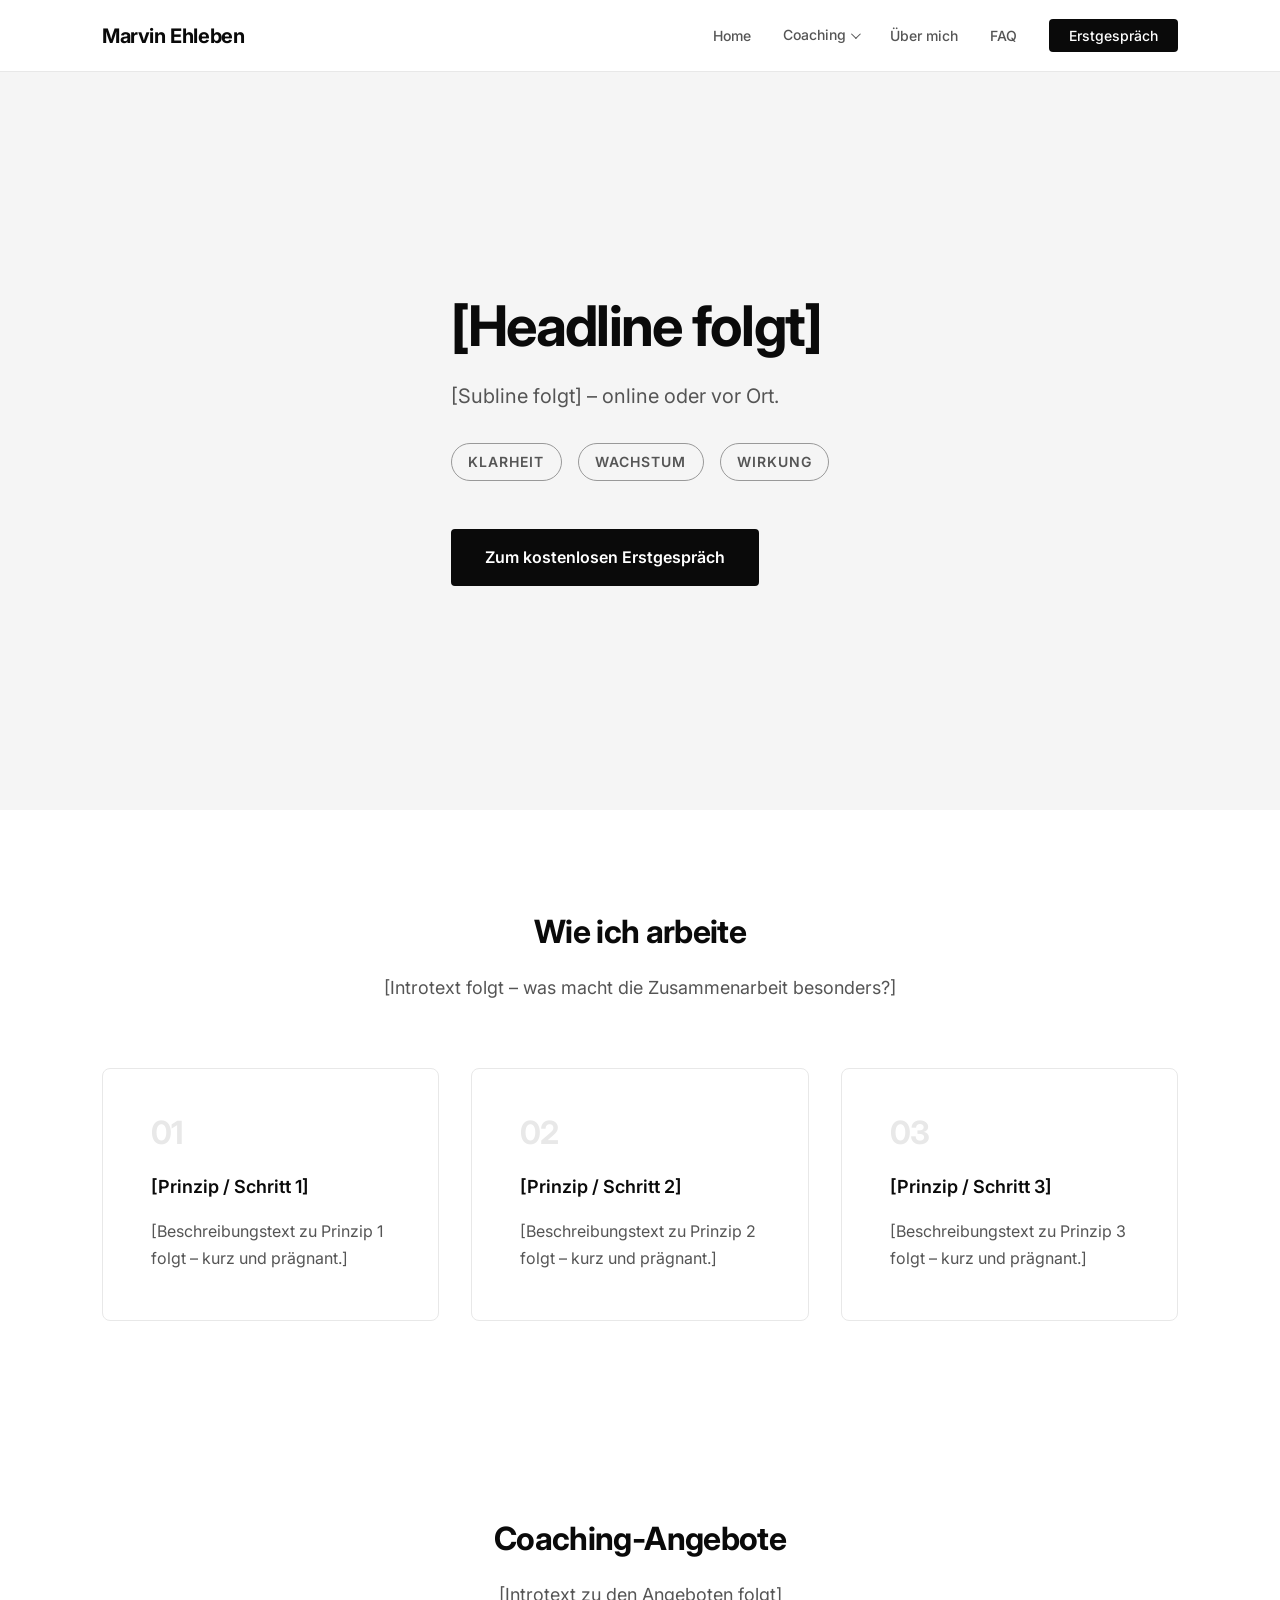
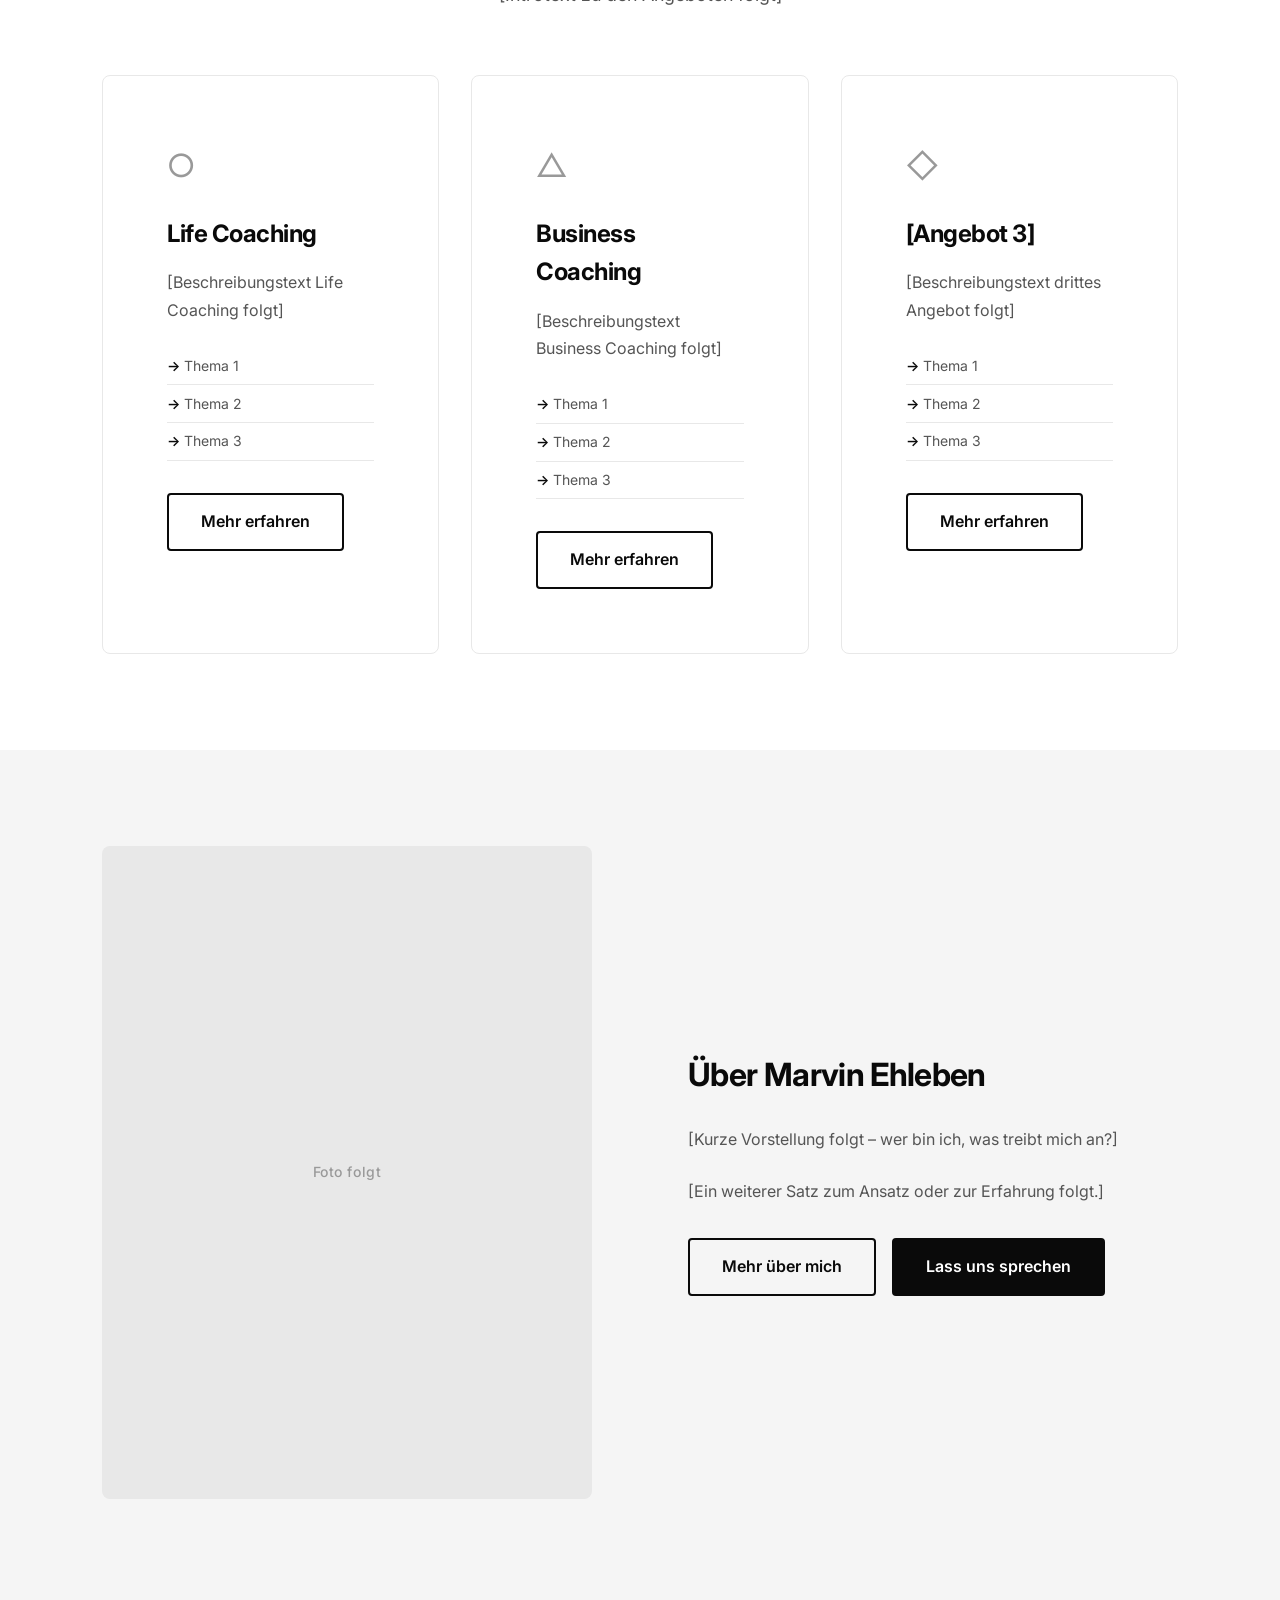
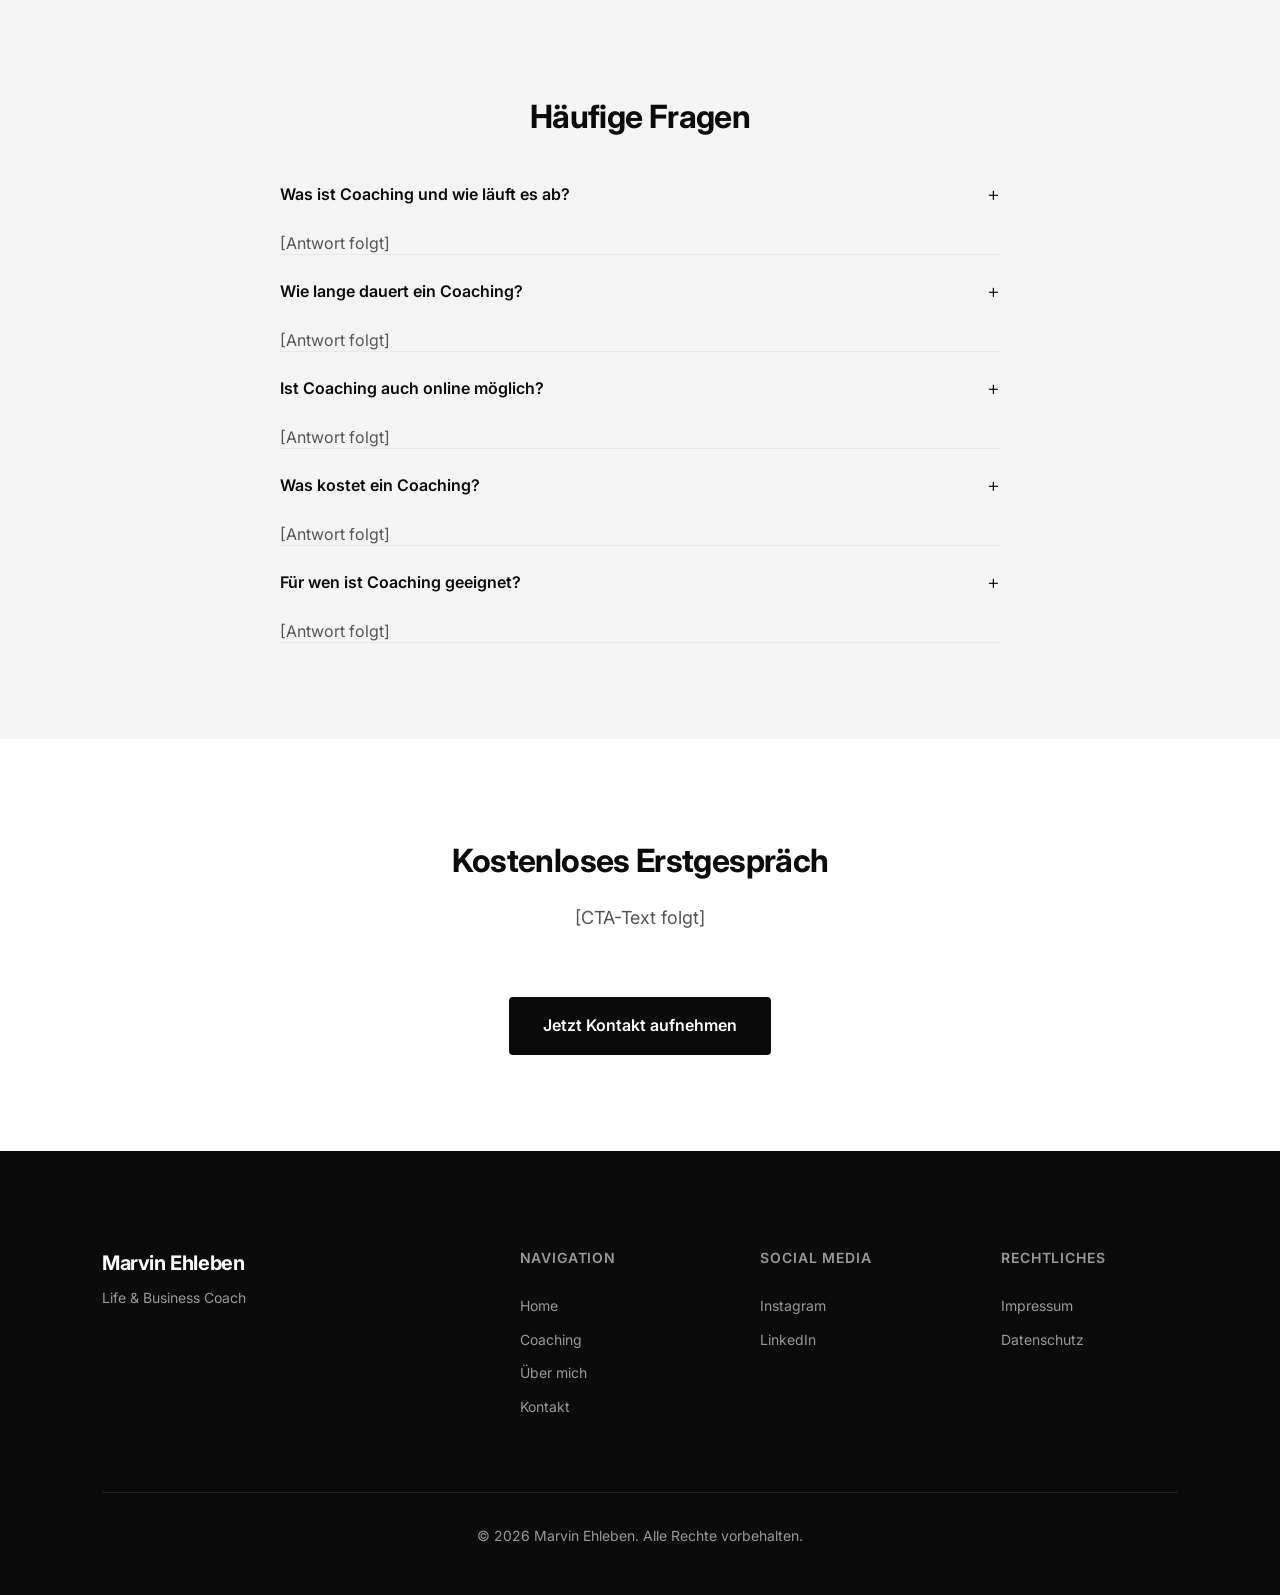
<file: index.html>
<!DOCTYPE html>
<html lang="de">
<head>
    <meta charset="UTF-8">
    <meta name="viewport" content="width=device-width, initial-scale=1.0">
    <meta name="description" content="Marvin Ehleben – Life & Business Coach. [Beschreibung folgt]">
    <meta name="theme-color" content="#ffffff">
    <title>Marvin Ehleben – Life & Business Coach</title>
    <link rel="preconnect" href="https://fonts.googleapis.com">
    <link rel="preconnect" href="https://fonts.gstatic.com" crossorigin>
    <link href="https://fonts.googleapis.com/css2?family=Inter:wght@300;400;500;600;700&display=swap" rel="stylesheet">
    <link rel="stylesheet" href="css/style.css">
</head>
<body>
    <a href="#main-content" class="skip-link">Zum Hauptinhalt springen</a>

    <!-- ===== NAVIGATION ===== -->
    <nav class="nav" id="nav" aria-label="Hauptnavigation">
        <div class="container">
            <a href="#home" class="nav__logo">Marvin Ehleben</a>
            <button class="nav__toggle" id="navToggle" aria-label="Menü öffnen" aria-expanded="false">
                <span></span>
                <span></span>
                <span></span>
            </button>
            <ul class="nav__menu" id="navMenu">
                <li><a href="#home">Home</a></li>
                <li class="nav__item--dropdown">
                    <a href="#coaching" class="nav__dropdown-trigger">Coaching <span class="nav__caret" aria-hidden="true"></span></a>
                    <ul class="nav__dropdown">
                        <li><a href="coaching-life.html">Life Coaching</a></li>
                        <li><a href="coaching-business.html">Business Coaching</a></li>
                        <li><a href="coaching-angebot3.html">[Angebot 3]</a></li>
                    </ul>
                </li>
                <li><a href="ueber-mich.html">Über mich</a></li>
                <li><a href="#faq">FAQ</a></li>
                <li><a href="kontakt.html" class="nav__cta">Erstgespräch</a></li>
            </ul>
        </div>
    </nav>

    <main id="main-content">

    <!-- ===== HERO ===== -->
    <section class="hero" id="home">
        <div class="container">
            <div class="hero__content">
                <h1 class="hero__headline">[Headline folgt]</h1>
                <p class="hero__subline">[Subline folgt] – online oder vor Ort.</p>
                <div class="hero__pillars">
                    <span>Klarheit</span>
                    <span>Wachstum</span>
                    <span>Wirkung</span>
                </div>
                <a href="kontakt.html" class="btn btn--primary">Zum kostenlosen Erstgespräch</a>
            </div>
        </div>
    </section>

    <!-- ===== WIE ICH ARBEITE ===== -->
    <section class="how" id="wie-ich-arbeite">
        <div class="container">
            <h2 class="section__title">Wie ich arbeite</h2>
            <p class="section__subtitle">[Introtext folgt – was macht die Zusammenarbeit besonders?]</p>
            <div class="how__grid">

                <div class="how__item">
                    <div class="how__number" aria-hidden="true">01</div>
                    <h3>[Prinzip / Schritt 1]</h3>
                    <p>[Beschreibungstext zu Prinzip 1 folgt – kurz und prägnant.]</p>
                </div>

                <div class="how__item">
                    <div class="how__number" aria-hidden="true">02</div>
                    <h3>[Prinzip / Schritt 2]</h3>
                    <p>[Beschreibungstext zu Prinzip 2 folgt – kurz und prägnant.]</p>
                </div>

                <div class="how__item">
                    <div class="how__number" aria-hidden="true">03</div>
                    <h3>[Prinzip / Schritt 3]</h3>
                    <p>[Beschreibungstext zu Prinzip 3 folgt – kurz und prägnant.]</p>
                </div>

            </div>
        </div>
    </section>

    <!-- ===== COACHING ===== -->
    <section class="coaching" id="coaching">
        <div class="container">
            <h2 class="section__title">Coaching-Angebote</h2>
            <p class="section__subtitle">[Introtext zu den Angeboten folgt]</p>
            <div class="coaching__grid">

                <div class="coaching__card">
                    <div class="coaching__icon" aria-hidden="true">&#9675;</div>
                    <h3>Life Coaching</h3>
                    <p>[Beschreibungstext Life Coaching folgt]</p>
                    <ul class="coaching__list">
                        <li>Thema 1</li>
                        <li>Thema 2</li>
                        <li>Thema 3</li>
                    </ul>
                    <a href="coaching-life.html" class="btn btn--outline">Mehr erfahren</a>
                </div>

                <div class="coaching__card">
                    <div class="coaching__icon" aria-hidden="true">&#9651;</div>
                    <h3>Business Coaching</h3>
                    <p>[Beschreibungstext Business Coaching folgt]</p>
                    <ul class="coaching__list">
                        <li>Thema 1</li>
                        <li>Thema 2</li>
                        <li>Thema 3</li>
                    </ul>
                    <a href="coaching-business.html" class="btn btn--outline">Mehr erfahren</a>
                </div>

                <div class="coaching__card">
                    <div class="coaching__icon" aria-hidden="true">&#9671;</div>
                    <h3>[Angebot 3]</h3>
                    <p>[Beschreibungstext drittes Angebot folgt]</p>
                    <ul class="coaching__list">
                        <li>Thema 1</li>
                        <li>Thema 2</li>
                        <li>Thema 3</li>
                    </ul>
                    <a href="coaching-angebot3.html" class="btn btn--outline">Mehr erfahren</a>
                </div>

            </div>
        </div>
    </section>

    <!-- ===== ÜBER MICH ===== -->
    <section class="about" id="ueber-mich">
        <div class="container">
            <div class="about__grid">
                <div class="about__image">
                    <div class="about__placeholder">Foto folgt</div>
                </div>
                <div class="about__content">
                    <h2>Über Marvin Ehleben</h2>
                    <p>[Kurze Vorstellung folgt – wer bin ich, was treibt mich an?]</p>
                    <p>[Ein weiterer Satz zum Ansatz oder zur Erfahrung folgt.]</p>
                    <div class="about__actions">
                        <a href="ueber-mich.html" class="btn btn--outline">Mehr über mich</a>
                        <a href="kontakt.html" class="btn btn--primary">Lass uns sprechen</a>
                    </div>
                </div>
            </div>
        </div>
    </section>

    <!-- ===== FAQ ===== -->
    <section class="faq" id="faq">
        <div class="container">
            <h2 class="section__title">Häufige Fragen</h2>
            <div class="faq__list">

                <div class="faq__item">
                    <button class="faq__question" aria-expanded="false" aria-controls="faq-1">Was ist Coaching und wie läuft es ab?</button>
                    <div class="faq__answer" id="faq-1"><p>[Antwort folgt]</p></div>
                </div>

                <div class="faq__item">
                    <button class="faq__question" aria-expanded="false" aria-controls="faq-2">Wie lange dauert ein Coaching?</button>
                    <div class="faq__answer" id="faq-2"><p>[Antwort folgt]</p></div>
                </div>

                <div class="faq__item">
                    <button class="faq__question" aria-expanded="false" aria-controls="faq-3">Ist Coaching auch online möglich?</button>
                    <div class="faq__answer" id="faq-3"><p>[Antwort folgt]</p></div>
                </div>

                <div class="faq__item">
                    <button class="faq__question" aria-expanded="false" aria-controls="faq-4">Was kostet ein Coaching?</button>
                    <div class="faq__answer" id="faq-4"><p>[Antwort folgt]</p></div>
                </div>

                <div class="faq__item">
                    <button class="faq__question" aria-expanded="false" aria-controls="faq-5">Für wen ist Coaching geeignet?</button>
                    <div class="faq__answer" id="faq-5"><p>[Antwort folgt]</p></div>
                </div>

            </div>
        </div>
    </section>

    <!-- ===== KONTAKT ===== -->
    <section class="contact" id="kontakt">
        <div class="container">
            <h2 class="section__title">Kostenloses Erstgespräch</h2>
            <p class="section__subtitle">[CTA-Text folgt]</p>
            <div class="contact__options">
                <a href="kontakt.html" class="btn btn--primary">Jetzt Kontakt aufnehmen</a>
            </div>
        </div>
    </section>

    </main>

    <!-- ===== FOOTER ===== -->
    <footer class="footer">
        <div class="container">
            <div class="footer__grid">

                <div class="footer__brand">
                    <p class="footer__logo">Marvin Ehleben</p>
                    <p>Life & Business Coach</p>
                </div>

                <div class="footer__links">
                    <h4>Navigation</h4>
                    <ul>
                        <li><a href="#home">Home</a></li>
                        <li><a href="#coaching">Coaching</a></li>
                        <li><a href="ueber-mich.html">Über mich</a></li>
                        <li><a href="kontakt.html">Kontakt</a></li>
                    </ul>
                </div>

                <div class="footer__social">
                    <h4>Social Media</h4>
                    <ul>
                        <li><a href="#">Instagram</a></li>
                        <li><a href="#">LinkedIn</a></li>
                    </ul>
                </div>

                <div class="footer__legal">
                    <h4>Rechtliches</h4>
                    <ul>
                        <li><a href="impressum.html">Impressum</a></li>
                        <li><a href="datenschutz.html">Datenschutz</a></li>
                    </ul>
                </div>

            </div>
            <div class="footer__bottom">
                <p>&copy; 2026 Marvin Ehleben. Alle Rechte vorbehalten.</p>
            </div>
        </div>
    </footer>

    <script src="js/main.js"></script>
</body>
</html>
</file>
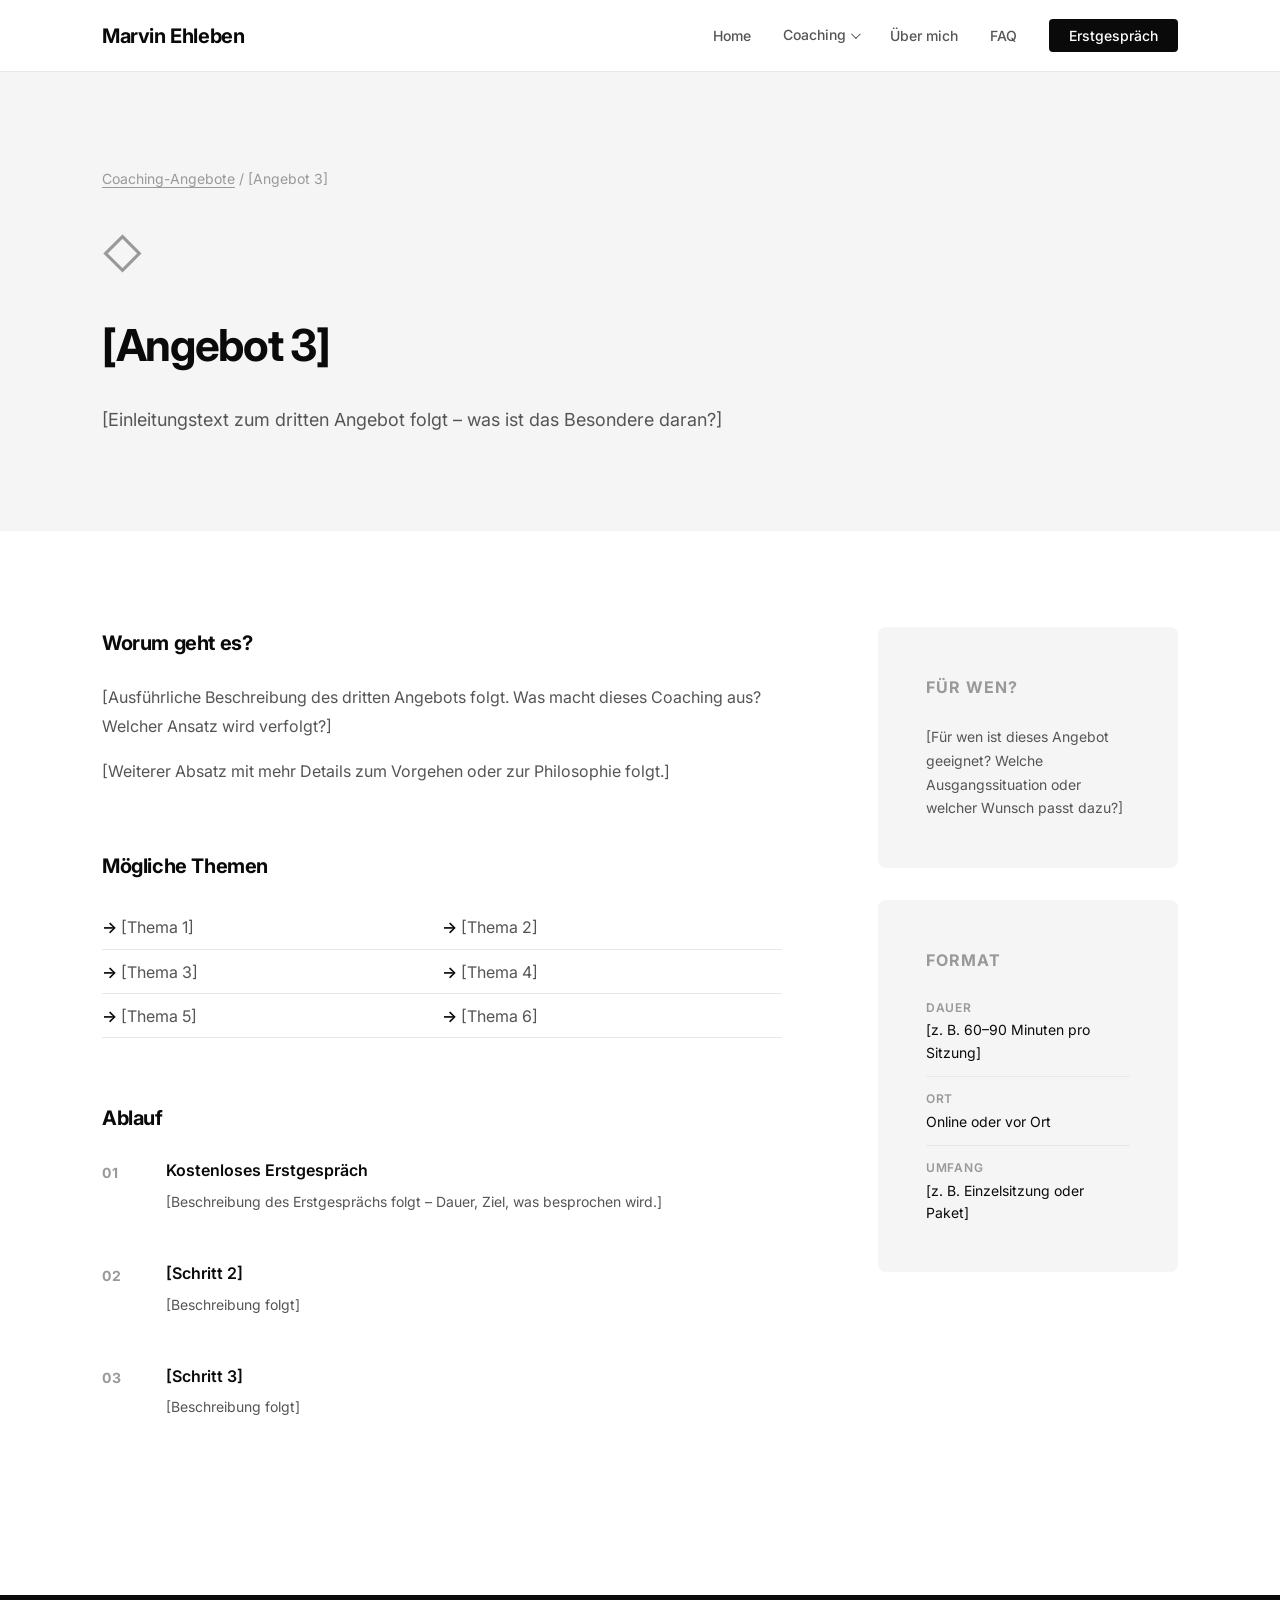
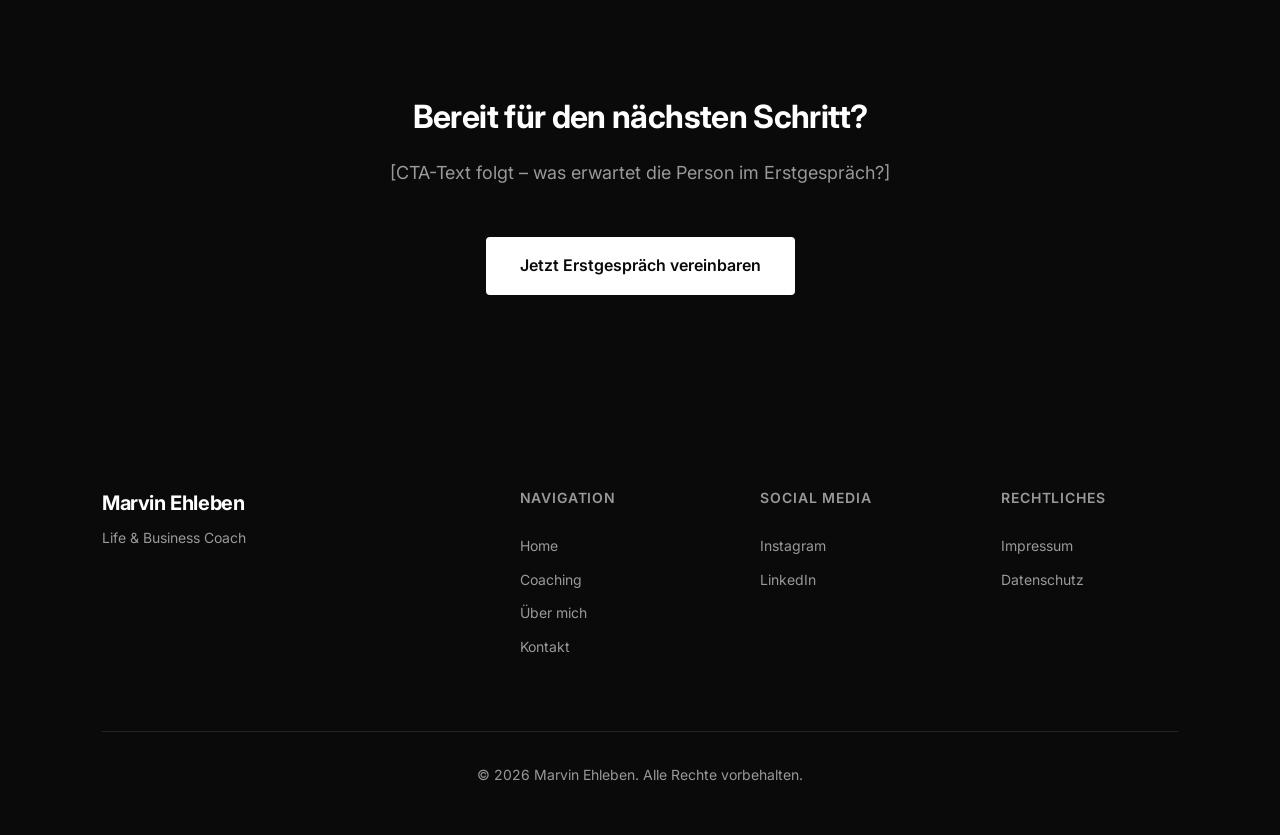
<file: coaching-angebot3.html>
<!DOCTYPE html>
<html lang="de">
<head>
    <meta charset="UTF-8">
    <meta name="viewport" content="width=device-width, initial-scale=1.0">
    <meta name="theme-color" content="#ffffff">
    <meta name="description" content="[Angebot 3] mit Marvin Ehleben – [Beschreibung folgt]">
    <title>[Angebot 3] – Marvin Ehleben</title>
    <link rel="preconnect" href="https://fonts.googleapis.com">
    <link rel="preconnect" href="https://fonts.gstatic.com" crossorigin>
    <link href="https://fonts.googleapis.com/css2?family=Inter:wght@300;400;500;600;700&display=swap" rel="stylesheet">
    <link rel="stylesheet" href="css/style.css">
</head>
<body>
    <a href="#main-content" class="skip-link">Zum Hauptinhalt springen</a>

    <!-- ===== NAVIGATION ===== -->
    <nav class="nav" id="nav" aria-label="Hauptnavigation">
        <div class="container">
            <a href="index.html" class="nav__logo">Marvin Ehleben</a>
            <button class="nav__toggle" id="navToggle" aria-label="Menü öffnen" aria-expanded="false">
                <span></span>
                <span></span>
                <span></span>
            </button>
            <ul class="nav__menu" id="navMenu">
                <li><a href="index.html#home">Home</a></li>
                <li class="nav__item--dropdown">
                    <a href="index.html#coaching" class="nav__dropdown-trigger">Coaching <span class="nav__caret" aria-hidden="true"></span></a>
                    <ul class="nav__dropdown">
                        <li><a href="coaching-life.html">Life Coaching</a></li>
                        <li><a href="coaching-business.html">Business Coaching</a></li>
                        <li><a href="coaching-angebot3.html">[Angebot 3]</a></li>
                    </ul>
                </li>
                <li><a href="ueber-mich.html">Über mich</a></li>
                <li><a href="index.html#faq">FAQ</a></li>
                <li><a href="kontakt.html" class="nav__cta">Erstgespräch</a></li>
            </ul>
        </div>
    </nav>

    <main id="main-content">

        <!-- ===== HEADER ===== -->
        <section class="coaching-detail__hero">
            <div class="container">
                <p class="coaching-detail__breadcrumb"><a href="index.html#coaching">Coaching-Angebote</a> / [Angebot 3]</p>
                <div class="coaching-detail__icon" aria-hidden="true">&#9671;</div>
                <h1>[Angebot 3]</h1>
                <p class="coaching-detail__intro">[Einleitungstext zum dritten Angebot folgt – was ist das Besondere daran?]</p>
            </div>
        </section>

        <!-- ===== CONTENT ===== -->
        <section class="coaching-detail__body">
            <div class="container">
                <div class="coaching-detail__grid">

                    <div class="coaching-detail__main">

                        <div class="coaching-detail__block">
                            <h2>Worum geht es?</h2>
                            <p>[Ausführliche Beschreibung des dritten Angebots folgt. Was macht dieses Coaching aus? Welcher Ansatz wird verfolgt?]</p>
                            <p>[Weiterer Absatz mit mehr Details zum Vorgehen oder zur Philosophie folgt.]</p>
                        </div>

                        <div class="coaching-detail__block">
                            <h2>Mögliche Themen</h2>
                            <ul class="coaching-detail__list">
                                <li>[Thema 1]</li>
                                <li>[Thema 2]</li>
                                <li>[Thema 3]</li>
                                <li>[Thema 4]</li>
                                <li>[Thema 5]</li>
                                <li>[Thema 6]</li>
                            </ul>
                        </div>

                        <div class="coaching-detail__block">
                            <h2>Ablauf</h2>
                            <ol class="coaching-detail__steps">
                                <li>
                                    <span class="coaching-detail__step-num">01</span>
                                    <div>
                                        <h3>Kostenloses Erstgespräch</h3>
                                        <p>[Beschreibung des Erstgesprächs folgt – Dauer, Ziel, was besprochen wird.]</p>
                                    </div>
                                </li>
                                <li>
                                    <span class="coaching-detail__step-num">02</span>
                                    <div>
                                        <h3>[Schritt 2]</h3>
                                        <p>[Beschreibung folgt]</p>
                                    </div>
                                </li>
                                <li>
                                    <span class="coaching-detail__step-num">03</span>
                                    <div>
                                        <h3>[Schritt 3]</h3>
                                        <p>[Beschreibung folgt]</p>
                                    </div>
                                </li>
                            </ol>
                        </div>

                    </div>

                    <aside class="coaching-detail__sidebar">
                        <div class="coaching-detail__sidebar-box">
                            <h2>Für wen?</h2>
                            <p>[Für wen ist dieses Angebot geeignet? Welche Ausgangssituation oder welcher Wunsch passt dazu?]</p>
                        </div>
                        <div class="coaching-detail__sidebar-box">
                            <h2>Format</h2>
                            <ul class="coaching-detail__meta">
                                <li><span>Dauer</span>[z. B. 60–90 Minuten pro Sitzung]</li>
                                <li><span>Ort</span>Online oder vor Ort</li>
                                <li><span>Umfang</span>[z. B. Einzelsitzung oder Paket]</li>
                            </ul>
                        </div>
                    </aside>

                </div>
            </div>
        </section>

        <!-- ===== CTA ===== -->
        <section class="coaching-detail__cta">
            <div class="container">
                <h2>Bereit für den nächsten Schritt?</h2>
                <p>[CTA-Text folgt – was erwartet die Person im Erstgespräch?]</p>
                <a href="kontakt.html" class="btn btn--primary">Jetzt Erstgespräch vereinbaren</a>
            </div>
        </section>

    </main>

    <!-- ===== FOOTER ===== -->
    <footer class="footer">
        <div class="container">
            <div class="footer__grid">
                <div class="footer__brand">
                    <p class="footer__logo">Marvin Ehleben</p>
                    <p>Life &amp; Business Coach</p>
                </div>
                <div class="footer__links">
                    <h4>Navigation</h4>
                    <ul>
                        <li><a href="index.html#home">Home</a></li>
                        <li><a href="index.html#coaching">Coaching</a></li>
                        <li><a href="ueber-mich.html">Über mich</a></li>
                        <li><a href="kontakt.html">Kontakt</a></li>
                    </ul>
                </div>
                <div class="footer__social">
                    <h4>Social Media</h4>
                    <ul>
                        <li><a href="#">Instagram</a></li>
                        <li><a href="#">LinkedIn</a></li>
                    </ul>
                </div>
                <div class="footer__legal">
                    <h4>Rechtliches</h4>
                    <ul>
                        <li><a href="impressum.html">Impressum</a></li>
                        <li><a href="datenschutz.html">Datenschutz</a></li>
                    </ul>
                </div>
            </div>
            <div class="footer__bottom">
                <p>&copy; 2026 Marvin Ehleben. Alle Rechte vorbehalten.</p>
            </div>
        </div>
    </footer>

    <script src="js/main.js"></script>
</body>
</html>
</file>
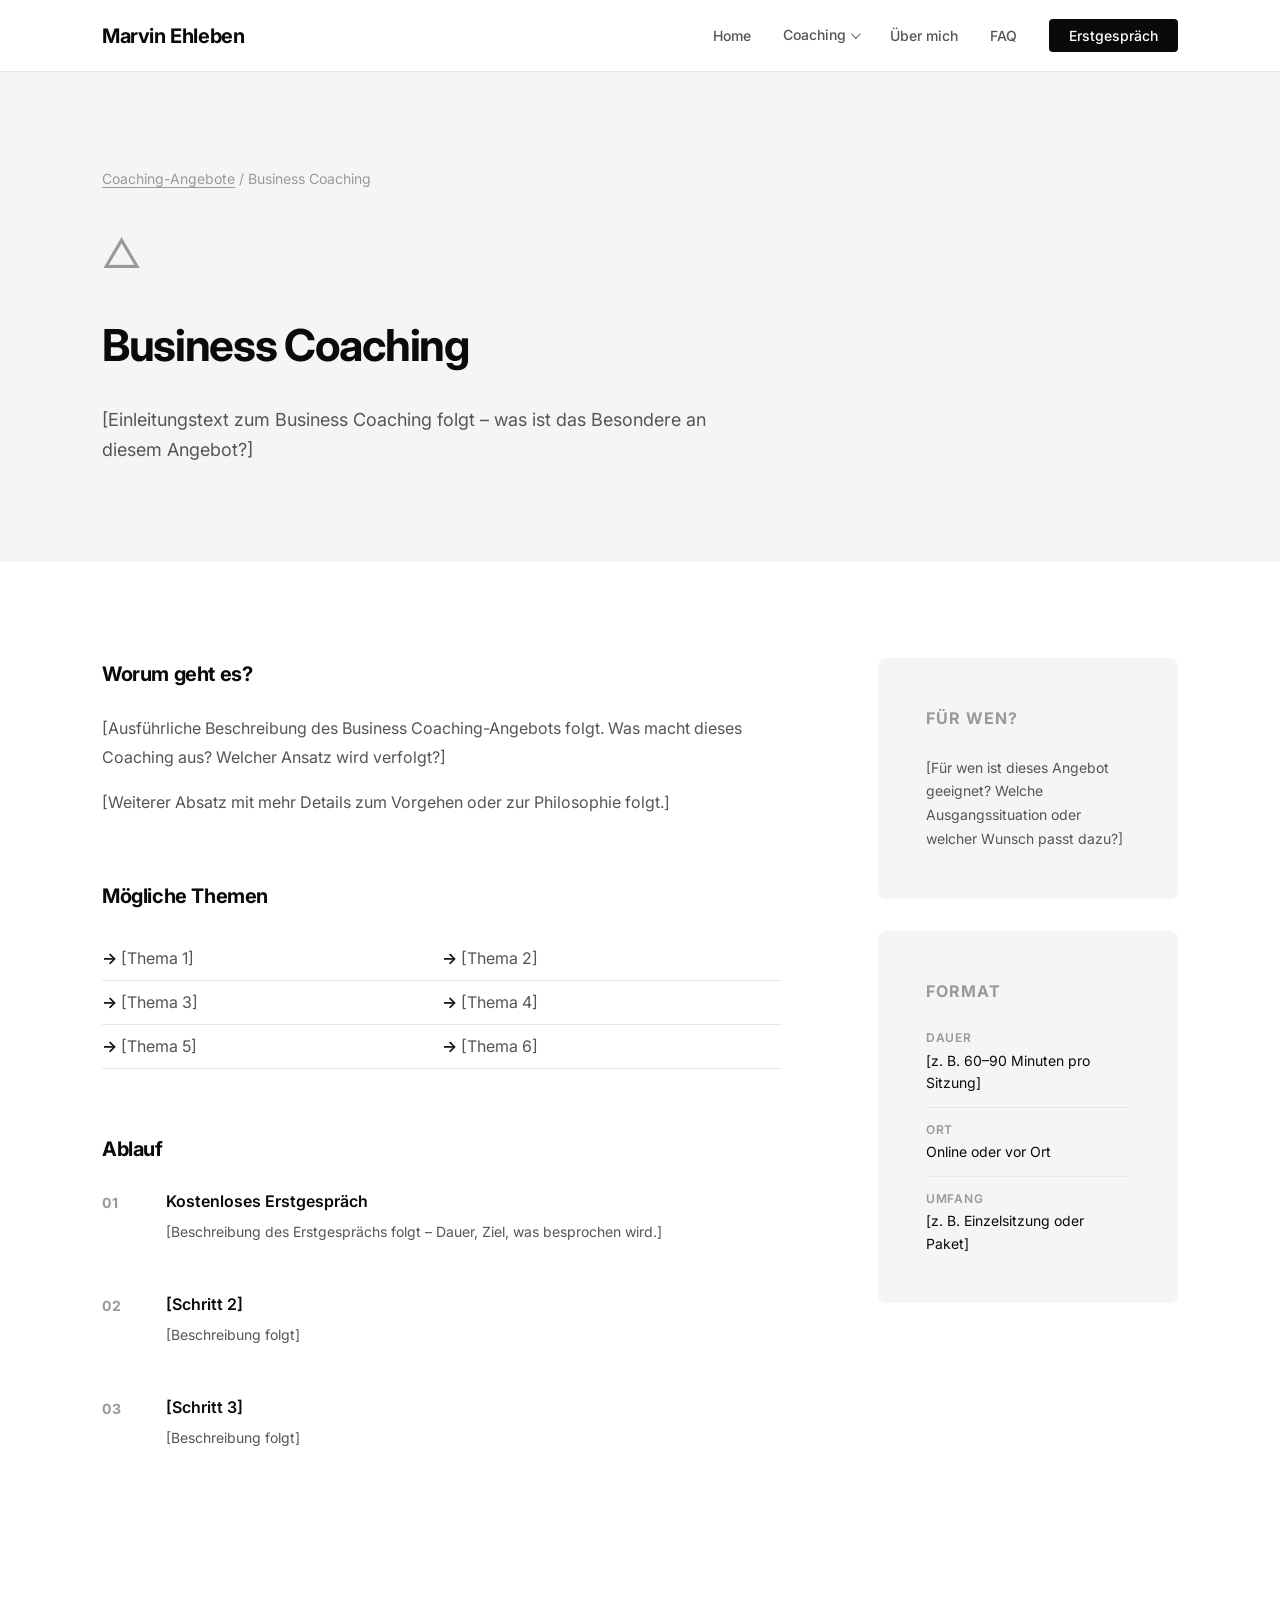
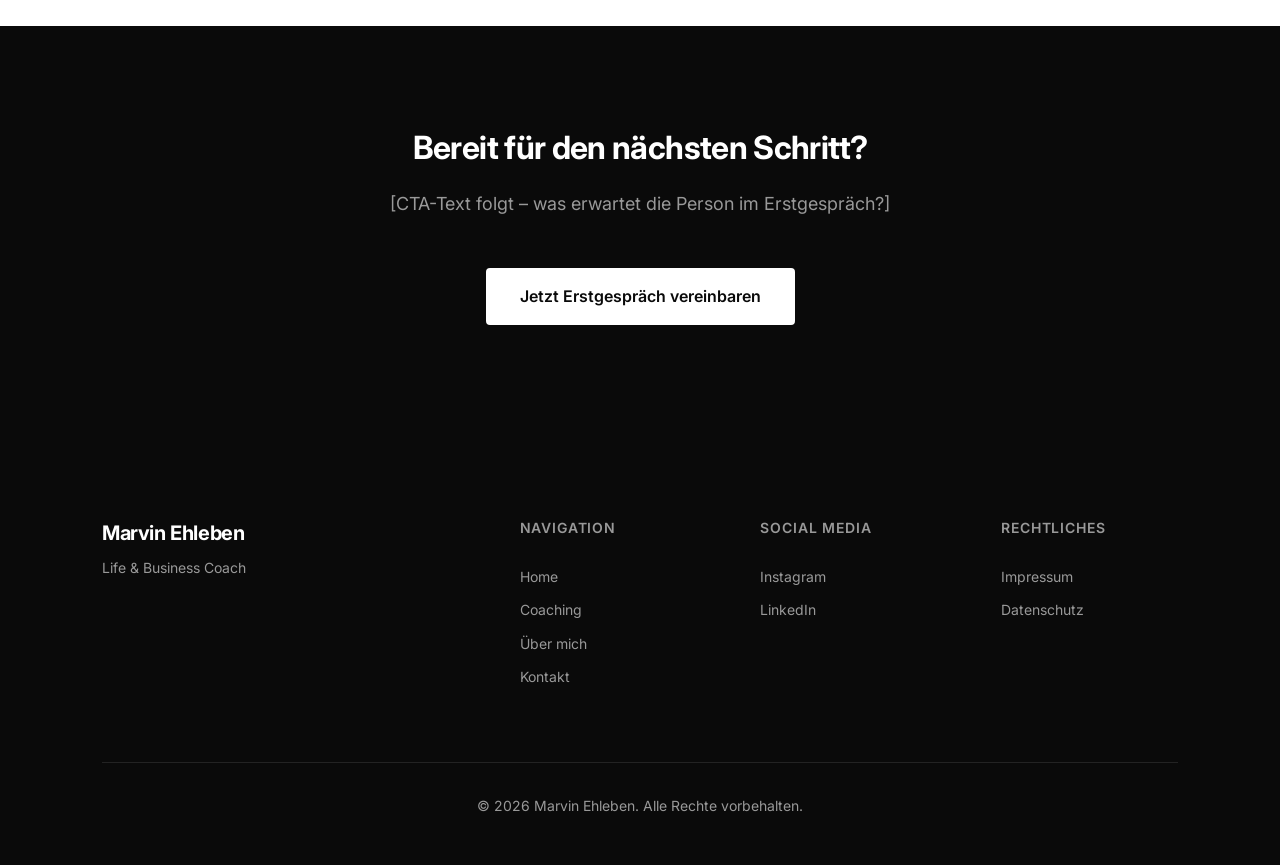
<file: coaching-business.html>
<!DOCTYPE html>
<html lang="de">
<head>
    <meta charset="UTF-8">
    <meta name="viewport" content="width=device-width, initial-scale=1.0">
    <meta name="theme-color" content="#ffffff">
    <meta name="description" content="Business Coaching mit Marvin Ehleben – [Beschreibung folgt]">
    <title>Business Coaching – Marvin Ehleben</title>
    <link rel="preconnect" href="https://fonts.googleapis.com">
    <link rel="preconnect" href="https://fonts.gstatic.com" crossorigin>
    <link href="https://fonts.googleapis.com/css2?family=Inter:wght@300;400;500;600;700&display=swap" rel="stylesheet">
    <link rel="stylesheet" href="css/style.css">
</head>
<body>
    <a href="#main-content" class="skip-link">Zum Hauptinhalt springen</a>

    <!-- ===== NAVIGATION ===== -->
    <nav class="nav" id="nav" aria-label="Hauptnavigation">
        <div class="container">
            <a href="index.html" class="nav__logo">Marvin Ehleben</a>
            <button class="nav__toggle" id="navToggle" aria-label="Menü öffnen" aria-expanded="false">
                <span></span>
                <span></span>
                <span></span>
            </button>
            <ul class="nav__menu" id="navMenu">
                <li><a href="index.html#home">Home</a></li>
                <li class="nav__item--dropdown">
                    <a href="index.html#coaching" class="nav__dropdown-trigger">Coaching <span class="nav__caret" aria-hidden="true"></span></a>
                    <ul class="nav__dropdown">
                        <li><a href="coaching-life.html">Life Coaching</a></li>
                        <li><a href="coaching-business.html">Business Coaching</a></li>
                        <li><a href="coaching-angebot3.html">[Angebot 3]</a></li>
                    </ul>
                </li>
                <li><a href="ueber-mich.html">Über mich</a></li>
                <li><a href="index.html#faq">FAQ</a></li>
                <li><a href="kontakt.html" class="nav__cta">Erstgespräch</a></li>
            </ul>
        </div>
    </nav>

    <main id="main-content">

        <!-- ===== HEADER ===== -->
        <section class="coaching-detail__hero">
            <div class="container">
                <p class="coaching-detail__breadcrumb"><a href="index.html#coaching">Coaching-Angebote</a> / Business Coaching</p>
                <div class="coaching-detail__icon" aria-hidden="true">&#9651;</div>
                <h1>Business Coaching</h1>
                <p class="coaching-detail__intro">[Einleitungstext zum Business Coaching folgt – was ist das Besondere an diesem Angebot?]</p>
            </div>
        </section>

        <!-- ===== CONTENT ===== -->
        <section class="coaching-detail__body">
            <div class="container">
                <div class="coaching-detail__grid">

                    <div class="coaching-detail__main">

                        <div class="coaching-detail__block">
                            <h2>Worum geht es?</h2>
                            <p>[Ausführliche Beschreibung des Business Coaching-Angebots folgt. Was macht dieses Coaching aus? Welcher Ansatz wird verfolgt?]</p>
                            <p>[Weiterer Absatz mit mehr Details zum Vorgehen oder zur Philosophie folgt.]</p>
                        </div>

                        <div class="coaching-detail__block">
                            <h2>Mögliche Themen</h2>
                            <ul class="coaching-detail__list">
                                <li>[Thema 1]</li>
                                <li>[Thema 2]</li>
                                <li>[Thema 3]</li>
                                <li>[Thema 4]</li>
                                <li>[Thema 5]</li>
                                <li>[Thema 6]</li>
                            </ul>
                        </div>

                        <div class="coaching-detail__block">
                            <h2>Ablauf</h2>
                            <ol class="coaching-detail__steps">
                                <li>
                                    <span class="coaching-detail__step-num">01</span>
                                    <div>
                                        <h3>Kostenloses Erstgespräch</h3>
                                        <p>[Beschreibung des Erstgesprächs folgt – Dauer, Ziel, was besprochen wird.]</p>
                                    </div>
                                </li>
                                <li>
                                    <span class="coaching-detail__step-num">02</span>
                                    <div>
                                        <h3>[Schritt 2]</h3>
                                        <p>[Beschreibung folgt]</p>
                                    </div>
                                </li>
                                <li>
                                    <span class="coaching-detail__step-num">03</span>
                                    <div>
                                        <h3>[Schritt 3]</h3>
                                        <p>[Beschreibung folgt]</p>
                                    </div>
                                </li>
                            </ol>
                        </div>

                    </div>

                    <aside class="coaching-detail__sidebar">
                        <div class="coaching-detail__sidebar-box">
                            <h2>Für wen?</h2>
                            <p>[Für wen ist dieses Angebot geeignet? Welche Ausgangssituation oder welcher Wunsch passt dazu?]</p>
                        </div>
                        <div class="coaching-detail__sidebar-box">
                            <h2>Format</h2>
                            <ul class="coaching-detail__meta">
                                <li><span>Dauer</span>[z. B. 60–90 Minuten pro Sitzung]</li>
                                <li><span>Ort</span>Online oder vor Ort</li>
                                <li><span>Umfang</span>[z. B. Einzelsitzung oder Paket]</li>
                            </ul>
                        </div>
                    </aside>

                </div>
            </div>
        </section>

        <!-- ===== CTA ===== -->
        <section class="coaching-detail__cta">
            <div class="container">
                <h2>Bereit für den nächsten Schritt?</h2>
                <p>[CTA-Text folgt – was erwartet die Person im Erstgespräch?]</p>
                <a href="kontakt.html" class="btn btn--primary">Jetzt Erstgespräch vereinbaren</a>
            </div>
        </section>

    </main>

    <!-- ===== FOOTER ===== -->
    <footer class="footer">
        <div class="container">
            <div class="footer__grid">
                <div class="footer__brand">
                    <p class="footer__logo">Marvin Ehleben</p>
                    <p>Life &amp; Business Coach</p>
                </div>
                <div class="footer__links">
                    <h4>Navigation</h4>
                    <ul>
                        <li><a href="index.html#home">Home</a></li>
                        <li><a href="index.html#coaching">Coaching</a></li>
                        <li><a href="ueber-mich.html">Über mich</a></li>
                        <li><a href="kontakt.html">Kontakt</a></li>
                    </ul>
                </div>
                <div class="footer__social">
                    <h4>Social Media</h4>
                    <ul>
                        <li><a href="#">Instagram</a></li>
                        <li><a href="#">LinkedIn</a></li>
                    </ul>
                </div>
                <div class="footer__legal">
                    <h4>Rechtliches</h4>
                    <ul>
                        <li><a href="impressum.html">Impressum</a></li>
                        <li><a href="datenschutz.html">Datenschutz</a></li>
                    </ul>
                </div>
            </div>
            <div class="footer__bottom">
                <p>&copy; 2026 Marvin Ehleben. Alle Rechte vorbehalten.</p>
            </div>
        </div>
    </footer>

    <script src="js/main.js"></script>
</body>
</html>
</file>
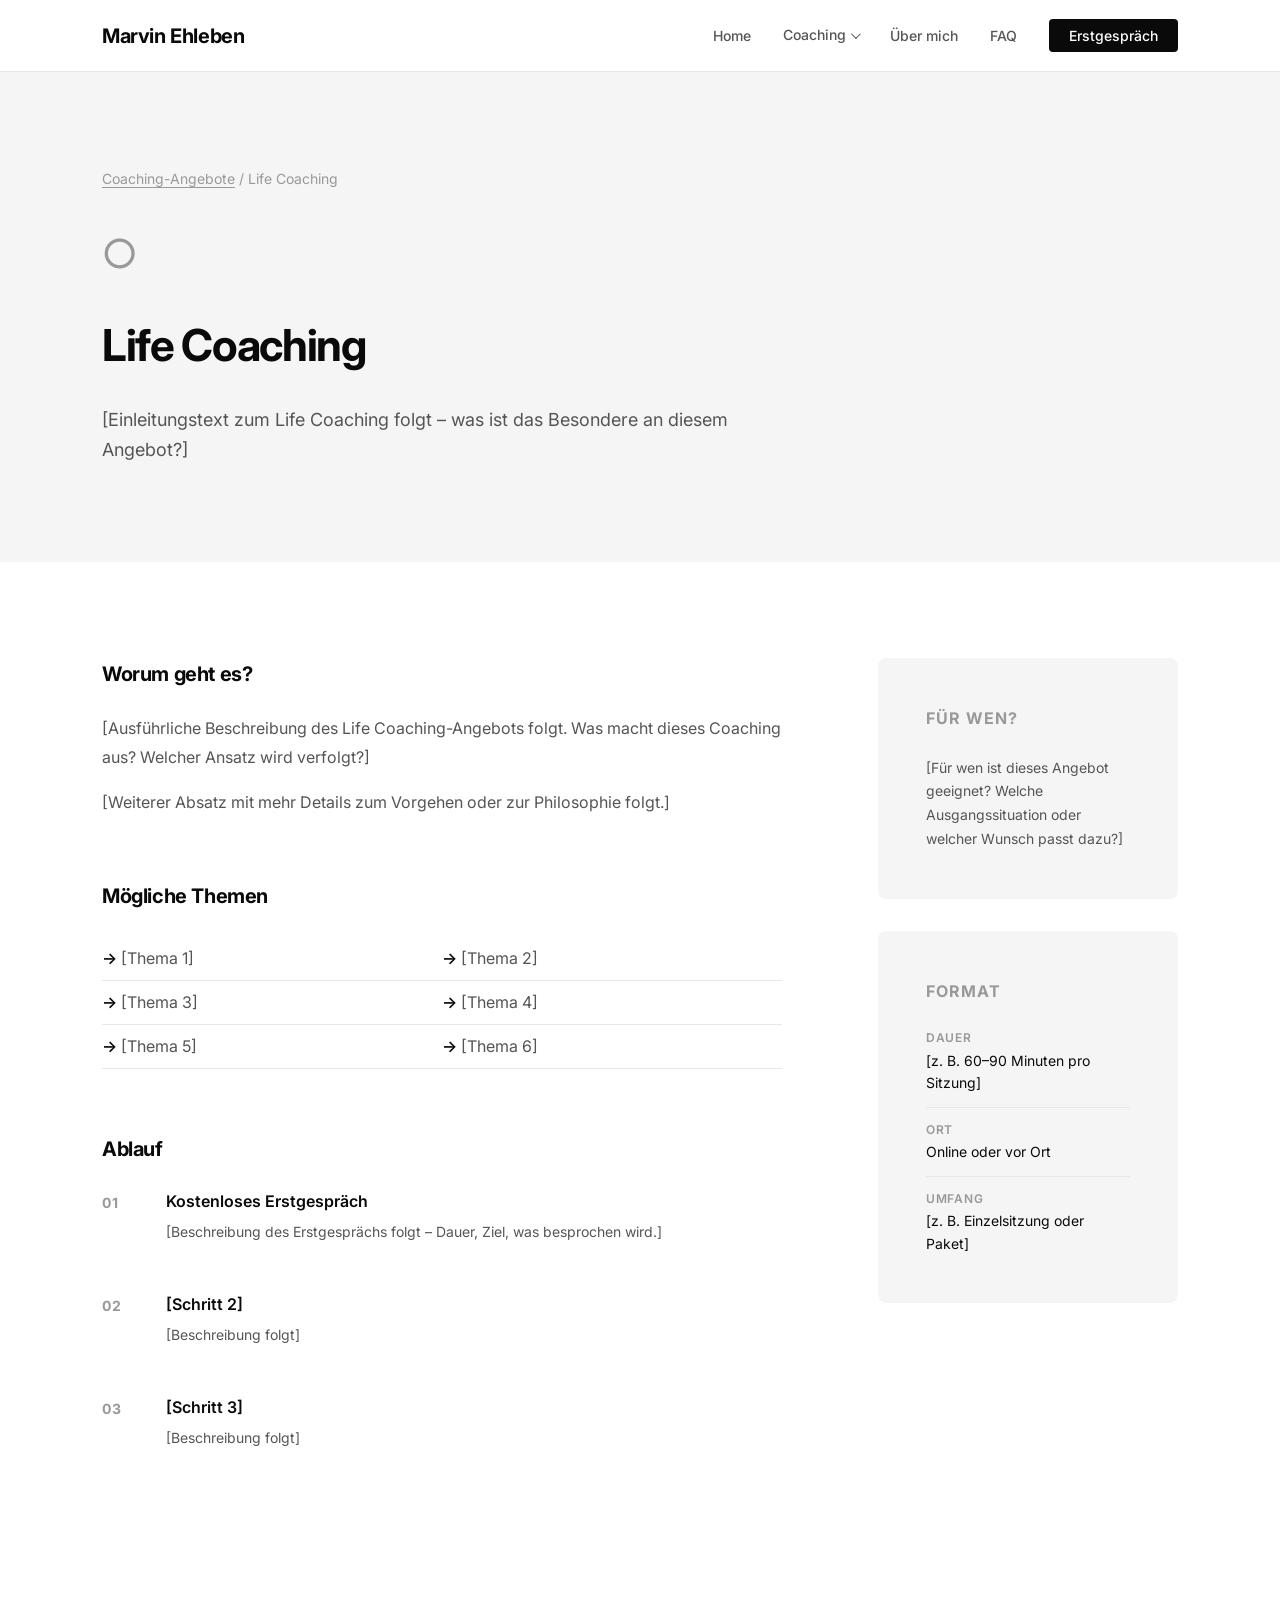
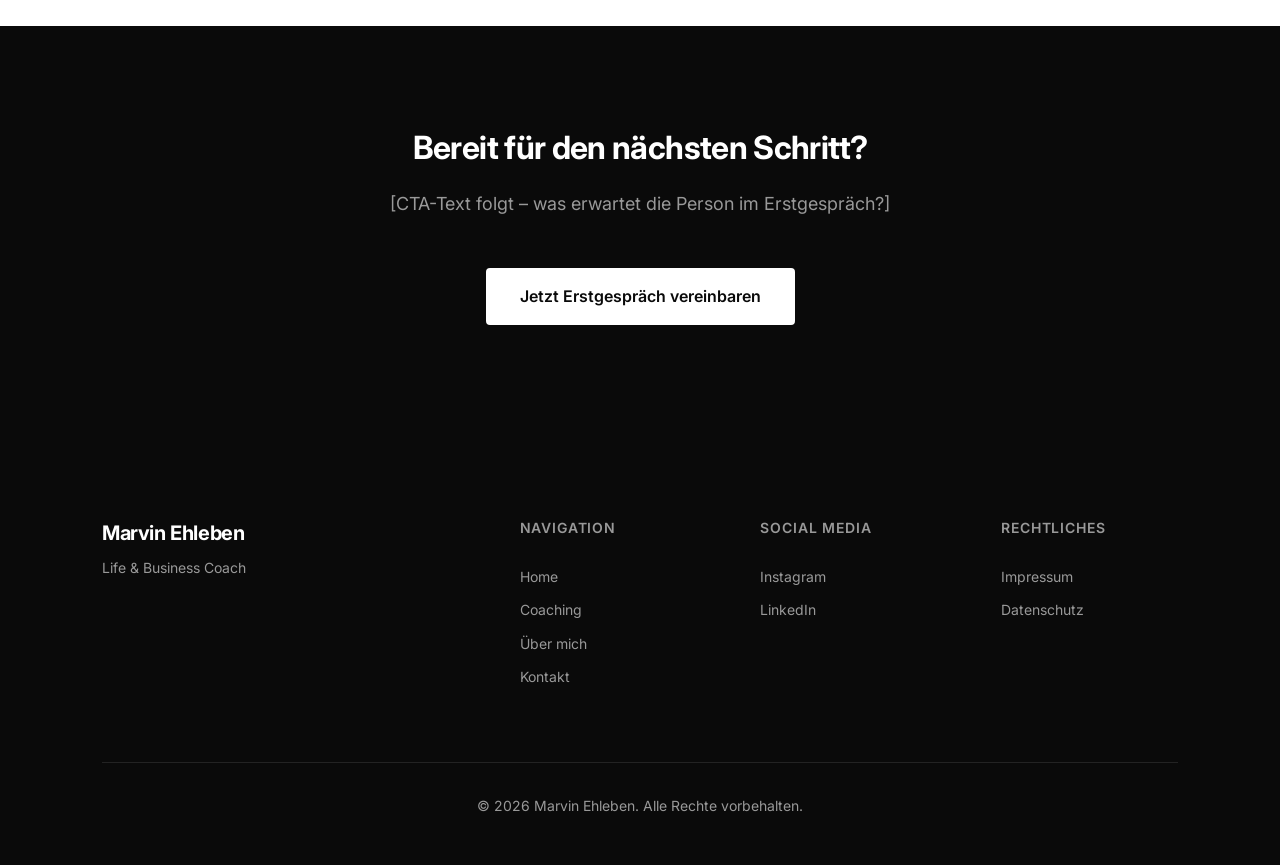
<file: coaching-life.html>
<!DOCTYPE html>
<html lang="de">
<head>
    <meta charset="UTF-8">
    <meta name="viewport" content="width=device-width, initial-scale=1.0">
    <meta name="theme-color" content="#ffffff">
    <meta name="description" content="Life Coaching mit Marvin Ehleben – [Beschreibung folgt]">
    <title>Life Coaching – Marvin Ehleben</title>
    <link rel="preconnect" href="https://fonts.googleapis.com">
    <link rel="preconnect" href="https://fonts.gstatic.com" crossorigin>
    <link href="https://fonts.googleapis.com/css2?family=Inter:wght@300;400;500;600;700&display=swap" rel="stylesheet">
    <link rel="stylesheet" href="css/style.css">
</head>
<body>
    <a href="#main-content" class="skip-link">Zum Hauptinhalt springen</a>

    <!-- ===== NAVIGATION ===== -->
    <nav class="nav" id="nav" aria-label="Hauptnavigation">
        <div class="container">
            <a href="index.html" class="nav__logo">Marvin Ehleben</a>
            <button class="nav__toggle" id="navToggle" aria-label="Menü öffnen" aria-expanded="false">
                <span></span>
                <span></span>
                <span></span>
            </button>
            <ul class="nav__menu" id="navMenu">
                <li><a href="index.html#home">Home</a></li>
                <li class="nav__item--dropdown">
                    <a href="index.html#coaching" class="nav__dropdown-trigger">Coaching <span class="nav__caret" aria-hidden="true"></span></a>
                    <ul class="nav__dropdown">
                        <li><a href="coaching-life.html">Life Coaching</a></li>
                        <li><a href="coaching-business.html">Business Coaching</a></li>
                        <li><a href="coaching-angebot3.html">[Angebot 3]</a></li>
                    </ul>
                </li>
                <li><a href="ueber-mich.html">Über mich</a></li>
                <li><a href="index.html#faq">FAQ</a></li>
                <li><a href="kontakt.html" class="nav__cta">Erstgespräch</a></li>
            </ul>
        </div>
    </nav>

    <main id="main-content">

        <!-- ===== HEADER ===== -->
        <section class="coaching-detail__hero">
            <div class="container">
                <p class="coaching-detail__breadcrumb"><a href="index.html#coaching">Coaching-Angebote</a> / Life Coaching</p>
                <div class="coaching-detail__icon" aria-hidden="true">&#9675;</div>
                <h1>Life Coaching</h1>
                <p class="coaching-detail__intro">[Einleitungstext zum Life Coaching folgt – was ist das Besondere an diesem Angebot?]</p>
            </div>
        </section>

        <!-- ===== CONTENT ===== -->
        <section class="coaching-detail__body">
            <div class="container">
                <div class="coaching-detail__grid">

                    <div class="coaching-detail__main">

                        <div class="coaching-detail__block">
                            <h2>Worum geht es?</h2>
                            <p>[Ausführliche Beschreibung des Life Coaching-Angebots folgt. Was macht dieses Coaching aus? Welcher Ansatz wird verfolgt?]</p>
                            <p>[Weiterer Absatz mit mehr Details zum Vorgehen oder zur Philosophie folgt.]</p>
                        </div>

                        <div class="coaching-detail__block">
                            <h2>Mögliche Themen</h2>
                            <ul class="coaching-detail__list">
                                <li>[Thema 1]</li>
                                <li>[Thema 2]</li>
                                <li>[Thema 3]</li>
                                <li>[Thema 4]</li>
                                <li>[Thema 5]</li>
                                <li>[Thema 6]</li>
                            </ul>
                        </div>

                        <div class="coaching-detail__block">
                            <h2>Ablauf</h2>
                            <ol class="coaching-detail__steps">
                                <li>
                                    <span class="coaching-detail__step-num">01</span>
                                    <div>
                                        <h3>Kostenloses Erstgespräch</h3>
                                        <p>[Beschreibung des Erstgesprächs folgt – Dauer, Ziel, was besprochen wird.]</p>
                                    </div>
                                </li>
                                <li>
                                    <span class="coaching-detail__step-num">02</span>
                                    <div>
                                        <h3>[Schritt 2]</h3>
                                        <p>[Beschreibung folgt]</p>
                                    </div>
                                </li>
                                <li>
                                    <span class="coaching-detail__step-num">03</span>
                                    <div>
                                        <h3>[Schritt 3]</h3>
                                        <p>[Beschreibung folgt]</p>
                                    </div>
                                </li>
                            </ol>
                        </div>

                    </div>

                    <aside class="coaching-detail__sidebar">
                        <div class="coaching-detail__sidebar-box">
                            <h2>Für wen?</h2>
                            <p>[Für wen ist dieses Angebot geeignet? Welche Ausgangssituation oder welcher Wunsch passt dazu?]</p>
                        </div>
                        <div class="coaching-detail__sidebar-box">
                            <h2>Format</h2>
                            <ul class="coaching-detail__meta">
                                <li><span>Dauer</span>[z. B. 60–90 Minuten pro Sitzung]</li>
                                <li><span>Ort</span>Online oder vor Ort</li>
                                <li><span>Umfang</span>[z. B. Einzelsitzung oder Paket]</li>
                            </ul>
                        </div>
                    </aside>

                </div>
            </div>
        </section>

        <!-- ===== CTA ===== -->
        <section class="coaching-detail__cta">
            <div class="container">
                <h2>Bereit für den nächsten Schritt?</h2>
                <p>[CTA-Text folgt – was erwartet die Person im Erstgespräch?]</p>
                <a href="kontakt.html" class="btn btn--primary">Jetzt Erstgespräch vereinbaren</a>
            </div>
        </section>

    </main>

    <!-- ===== FOOTER ===== -->
    <footer class="footer">
        <div class="container">
            <div class="footer__grid">
                <div class="footer__brand">
                    <p class="footer__logo">Marvin Ehleben</p>
                    <p>Life &amp; Business Coach</p>
                </div>
                <div class="footer__links">
                    <h4>Navigation</h4>
                    <ul>
                        <li><a href="index.html#home">Home</a></li>
                        <li><a href="index.html#coaching">Coaching</a></li>
                        <li><a href="ueber-mich.html">Über mich</a></li>
                        <li><a href="kontakt.html">Kontakt</a></li>
                    </ul>
                </div>
                <div class="footer__social">
                    <h4>Social Media</h4>
                    <ul>
                        <li><a href="#">Instagram</a></li>
                        <li><a href="#">LinkedIn</a></li>
                    </ul>
                </div>
                <div class="footer__legal">
                    <h4>Rechtliches</h4>
                    <ul>
                        <li><a href="impressum.html">Impressum</a></li>
                        <li><a href="datenschutz.html">Datenschutz</a></li>
                    </ul>
                </div>
            </div>
            <div class="footer__bottom">
                <p>&copy; 2026 Marvin Ehleben. Alle Rechte vorbehalten.</p>
            </div>
        </div>
    </footer>

    <script src="js/main.js"></script>
</body>
</html>
</file>
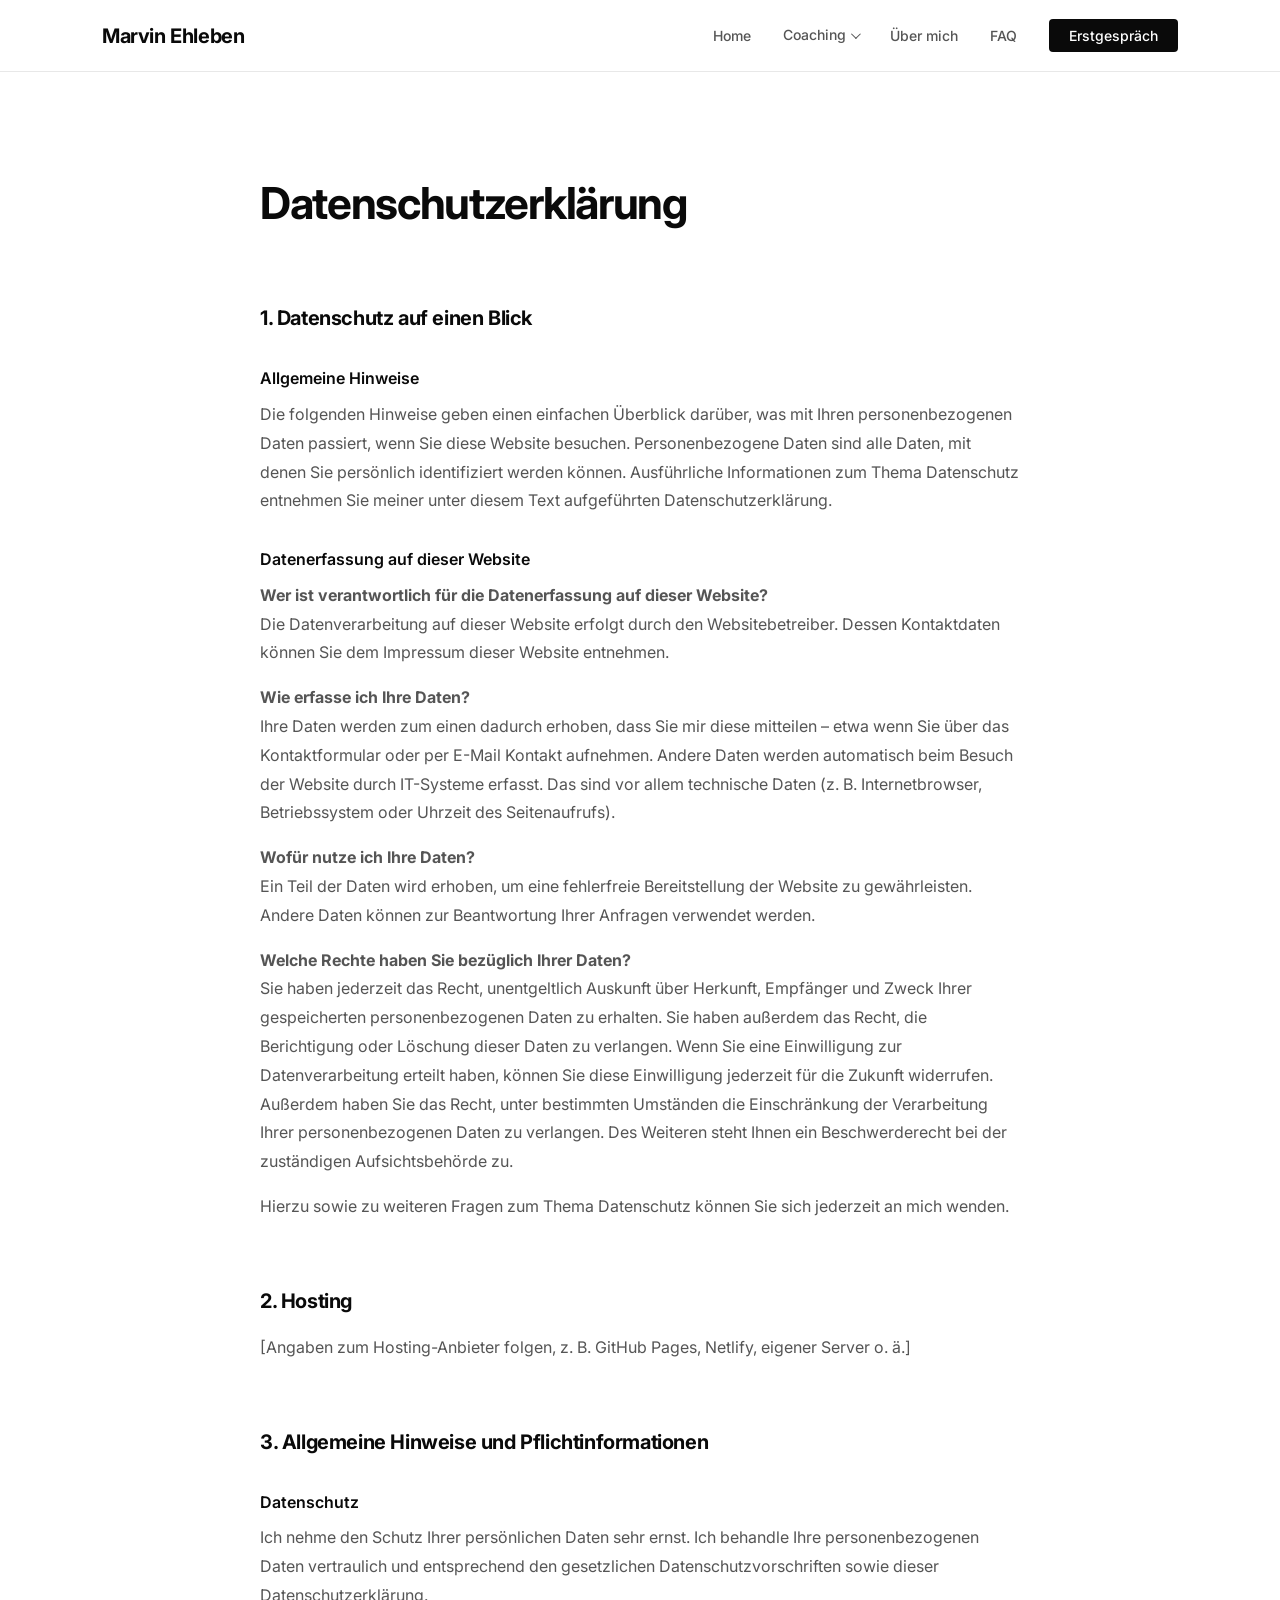
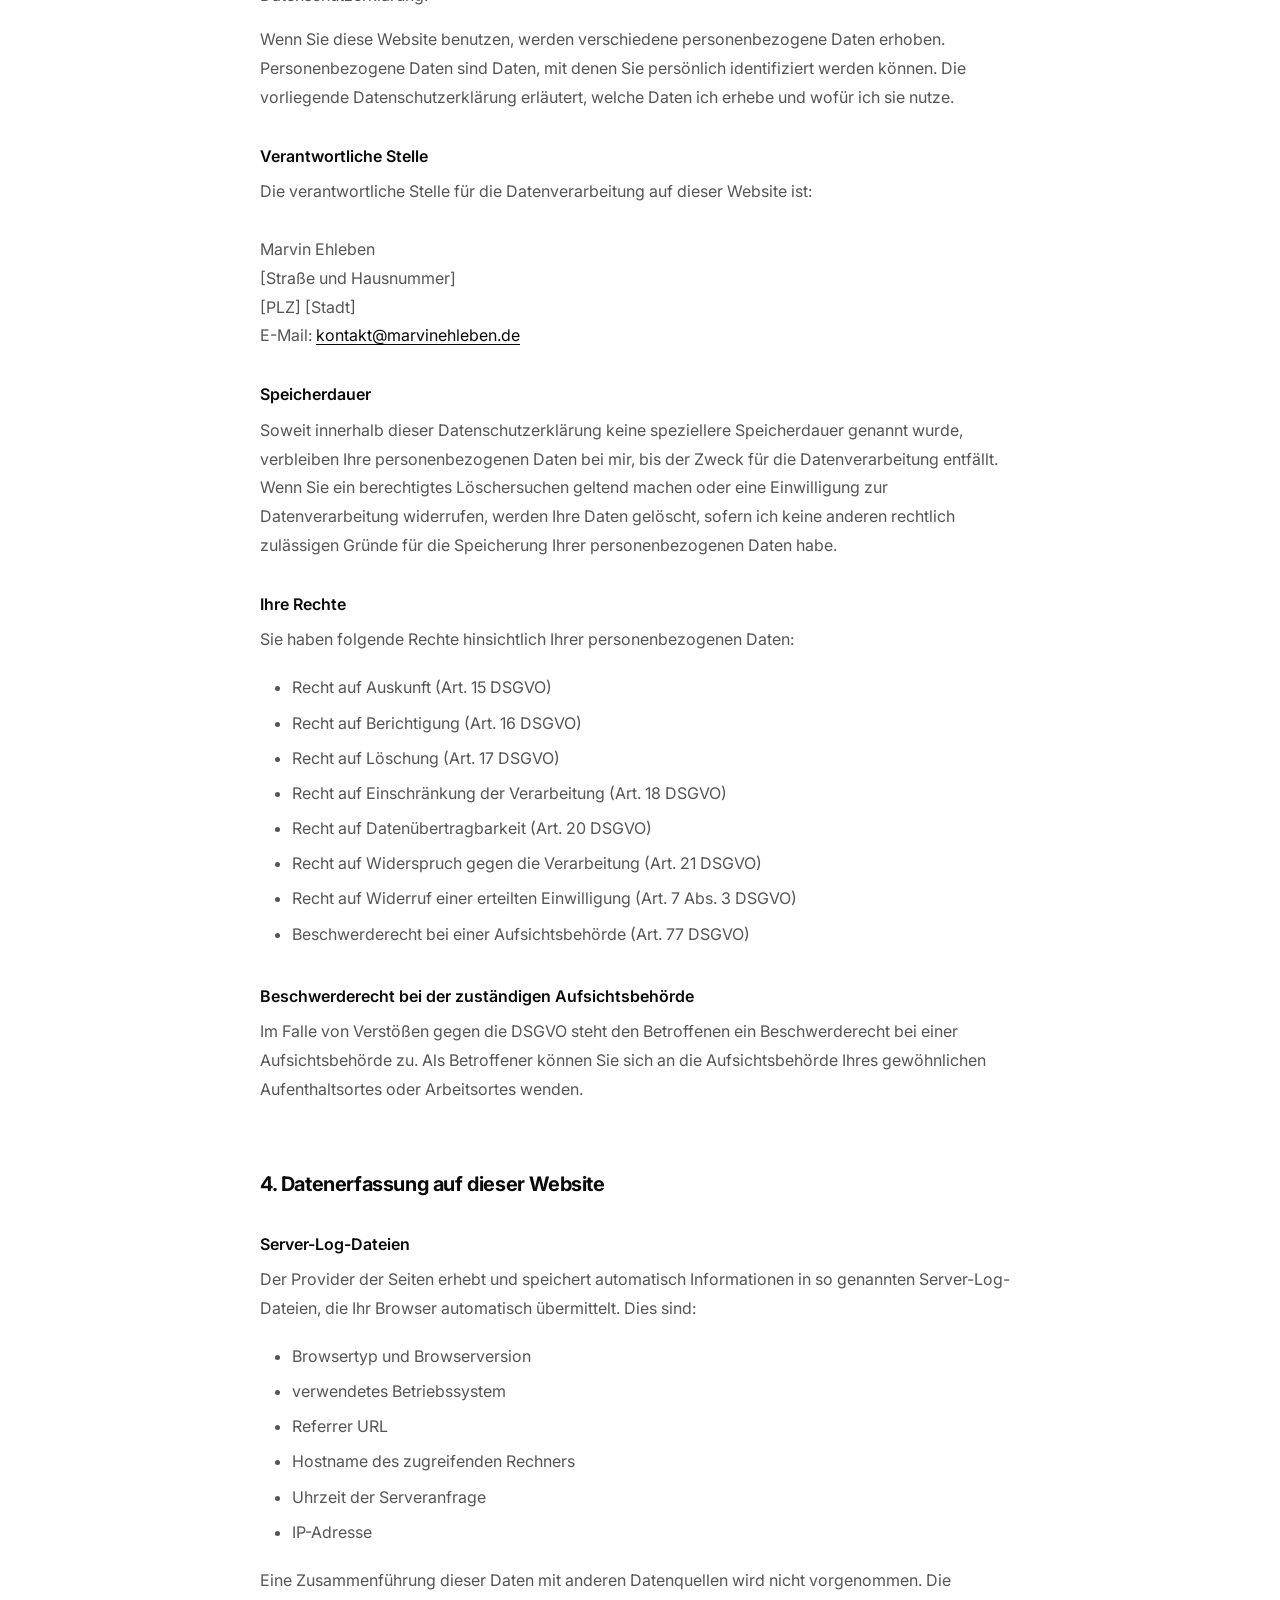
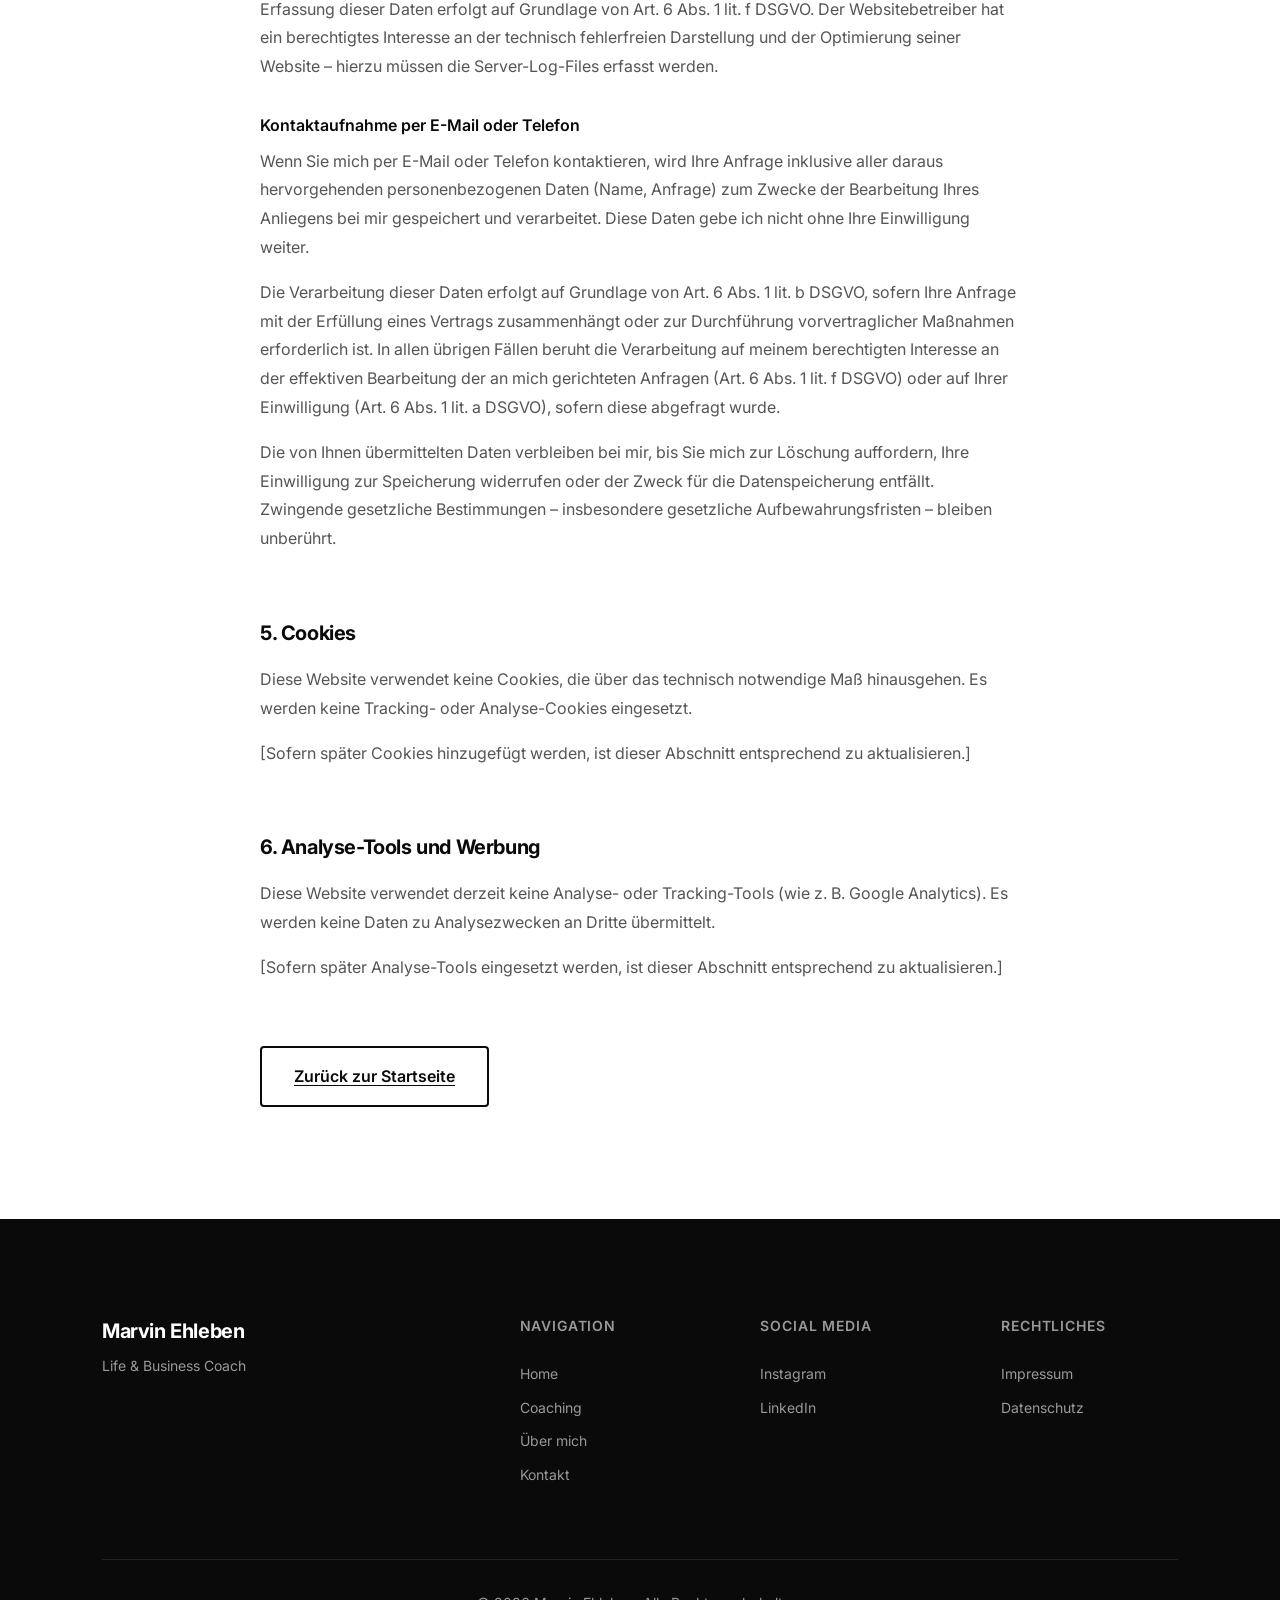
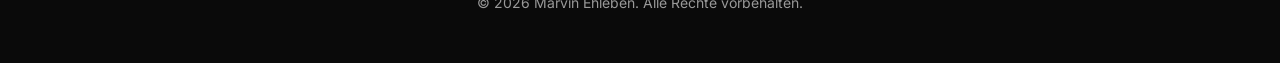
<file: datenschutz.html>
<!DOCTYPE html>
<html lang="de">
<head>
    <meta charset="UTF-8">
    <meta name="viewport" content="width=device-width, initial-scale=1.0">
    <meta name="theme-color" content="#ffffff">
    <meta name="robots" content="noindex, nofollow">
    <title>Datenschutzerklärung – Marvin Ehleben</title>
    <link rel="preconnect" href="https://fonts.googleapis.com">
    <link rel="preconnect" href="https://fonts.gstatic.com" crossorigin>
    <link href="https://fonts.googleapis.com/css2?family=Inter:wght@300;400;500;600;700&display=swap" rel="stylesheet">
    <link rel="stylesheet" href="css/style.css">
</head>
<body>
    <a href="#main-content" class="skip-link">Zum Hauptinhalt springen</a>

    <!-- ===== NAVIGATION ===== -->
    <nav class="nav" id="nav" aria-label="Hauptnavigation">
        <div class="container">
            <a href="index.html" class="nav__logo">Marvin Ehleben</a>
            <button class="nav__toggle" id="navToggle" aria-label="Menü öffnen" aria-expanded="false">
                <span></span>
                <span></span>
                <span></span>
            </button>
            <ul class="nav__menu" id="navMenu">
                <li><a href="index.html#home">Home</a></li>
                <li class="nav__item--dropdown">
                    <a href="index.html#coaching" class="nav__dropdown-trigger">Coaching <span class="nav__caret" aria-hidden="true"></span></a>
                    <ul class="nav__dropdown">
                        <li><a href="coaching-life.html">Life Coaching</a></li>
                        <li><a href="coaching-business.html">Business Coaching</a></li>
                        <li><a href="coaching-angebot3.html">[Angebot 3]</a></li>
                    </ul>
                </li>
                <li><a href="ueber-mich.html">Über mich</a></li>
                <li><a href="index.html#faq">FAQ</a></li>
                <li><a href="kontakt.html" class="nav__cta">Erstgespräch</a></li>
            </ul>
        </div>
    </nav>

    <main id="main-content">
        <section class="legal-page">
            <div class="container">
                <div class="legal-page__content">
                    <h1>Datenschutzerklärung</h1>

                    <h2>1. Datenschutz auf einen Blick</h2>

                    <h3>Allgemeine Hinweise</h3>
                    <p>
                        Die folgenden Hinweise geben einen einfachen Überblick darüber, was mit Ihren personenbezogenen
                        Daten passiert, wenn Sie diese Website besuchen. Personenbezogene Daten sind alle Daten, mit
                        denen Sie persönlich identifiziert werden können. Ausführliche Informationen zum Thema
                        Datenschutz entnehmen Sie meiner unter diesem Text aufgeführten Datenschutzerklärung.
                    </p>

                    <h3>Datenerfassung auf dieser Website</h3>
                    <p>
                        <strong>Wer ist verantwortlich für die Datenerfassung auf dieser Website?</strong><br>
                        Die Datenverarbeitung auf dieser Website erfolgt durch den Websitebetreiber. Dessen
                        Kontaktdaten können Sie dem Impressum dieser Website entnehmen.
                    </p>
                    <p>
                        <strong>Wie erfasse ich Ihre Daten?</strong><br>
                        Ihre Daten werden zum einen dadurch erhoben, dass Sie mir diese mitteilen – etwa wenn Sie
                        über das Kontaktformular oder per E-Mail Kontakt aufnehmen. Andere Daten werden automatisch
                        beim Besuch der Website durch IT-Systeme erfasst. Das sind vor allem technische Daten
                        (z. B. Internetbrowser, Betriebssystem oder Uhrzeit des Seitenaufrufs).
                    </p>
                    <p>
                        <strong>Wofür nutze ich Ihre Daten?</strong><br>
                        Ein Teil der Daten wird erhoben, um eine fehlerfreie Bereitstellung der Website zu
                        gewährleisten. Andere Daten können zur Beantwortung Ihrer Anfragen verwendet werden.
                    </p>
                    <p>
                        <strong>Welche Rechte haben Sie bezüglich Ihrer Daten?</strong><br>
                        Sie haben jederzeit das Recht, unentgeltlich Auskunft über Herkunft, Empfänger und Zweck
                        Ihrer gespeicherten personenbezogenen Daten zu erhalten. Sie haben außerdem das Recht,
                        die Berichtigung oder Löschung dieser Daten zu verlangen. Wenn Sie eine Einwilligung zur
                        Datenverarbeitung erteilt haben, können Sie diese Einwilligung jederzeit für die Zukunft
                        widerrufen. Außerdem haben Sie das Recht, unter bestimmten Umständen die Einschränkung der
                        Verarbeitung Ihrer personenbezogenen Daten zu verlangen. Des Weiteren steht Ihnen ein
                        Beschwerderecht bei der zuständigen Aufsichtsbehörde zu.
                    </p>
                    <p>
                        Hierzu sowie zu weiteren Fragen zum Thema Datenschutz können Sie sich jederzeit an mich wenden.
                    </p>

                    <h2>2. Hosting</h2>
                    <p>[Angaben zum Hosting-Anbieter folgen, z. B. GitHub Pages, Netlify, eigener Server o. ä.]</p>

                    <h2>3. Allgemeine Hinweise und Pflichtinformationen</h2>

                    <h3>Datenschutz</h3>
                    <p>
                        Ich nehme den Schutz Ihrer persönlichen Daten sehr ernst. Ich behandle Ihre
                        personenbezogenen Daten vertraulich und entsprechend den gesetzlichen
                        Datenschutzvorschriften sowie dieser Datenschutzerklärung.
                    </p>
                    <p>
                        Wenn Sie diese Website benutzen, werden verschiedene personenbezogene Daten erhoben.
                        Personenbezogene Daten sind Daten, mit denen Sie persönlich identifiziert werden können.
                        Die vorliegende Datenschutzerklärung erläutert, welche Daten ich erhebe und wofür ich
                        sie nutze.
                    </p>

                    <h3>Verantwortliche Stelle</h3>
                    <p>
                        Die verantwortliche Stelle für die Datenverarbeitung auf dieser Website ist:<br><br>
                        Marvin Ehleben<br>
                        [Straße und Hausnummer]<br>
                        [PLZ] [Stadt]<br>
                        E-Mail: <a href="mailto:kontakt@marvinehleben.de">kontakt@marvinehleben.de</a>
                    </p>

                    <h3>Speicherdauer</h3>
                    <p>
                        Soweit innerhalb dieser Datenschutzerklärung keine speziellere Speicherdauer genannt wurde,
                        verbleiben Ihre personenbezogenen Daten bei mir, bis der Zweck für die Datenverarbeitung
                        entfällt. Wenn Sie ein berechtigtes Löschersuchen geltend machen oder eine Einwilligung zur
                        Datenverarbeitung widerrufen, werden Ihre Daten gelöscht, sofern ich keine anderen rechtlich
                        zulässigen Gründe für die Speicherung Ihrer personenbezogenen Daten habe.
                    </p>

                    <h3>Ihre Rechte</h3>
                    <p>Sie haben folgende Rechte hinsichtlich Ihrer personenbezogenen Daten:</p>
                    <ul class="legal-page__list">
                        <li>Recht auf Auskunft (Art. 15 DSGVO)</li>
                        <li>Recht auf Berichtigung (Art. 16 DSGVO)</li>
                        <li>Recht auf Löschung (Art. 17 DSGVO)</li>
                        <li>Recht auf Einschränkung der Verarbeitung (Art. 18 DSGVO)</li>
                        <li>Recht auf Datenübertragbarkeit (Art. 20 DSGVO)</li>
                        <li>Recht auf Widerspruch gegen die Verarbeitung (Art. 21 DSGVO)</li>
                        <li>Recht auf Widerruf einer erteilten Einwilligung (Art. 7 Abs. 3 DSGVO)</li>
                        <li>Beschwerderecht bei einer Aufsichtsbehörde (Art. 77 DSGVO)</li>
                    </ul>

                    <h3>Beschwerderecht bei der zuständigen Aufsichtsbehörde</h3>
                    <p>
                        Im Falle von Verstößen gegen die DSGVO steht den Betroffenen ein Beschwerderecht bei einer
                        Aufsichtsbehörde zu. Als Betroffener können Sie sich an die Aufsichtsbehörde Ihres
                        gewöhnlichen Aufenthaltsortes oder Arbeitsortes wenden.
                    </p>

                    <h2>4. Datenerfassung auf dieser Website</h2>

                    <h3>Server-Log-Dateien</h3>
                    <p>
                        Der Provider der Seiten erhebt und speichert automatisch Informationen in so genannten
                        Server-Log-Dateien, die Ihr Browser automatisch übermittelt. Dies sind:
                    </p>
                    <ul class="legal-page__list">
                        <li>Browsertyp und Browserversion</li>
                        <li>verwendetes Betriebssystem</li>
                        <li>Referrer URL</li>
                        <li>Hostname des zugreifenden Rechners</li>
                        <li>Uhrzeit der Serveranfrage</li>
                        <li>IP-Adresse</li>
                    </ul>
                    <p>
                        Eine Zusammenführung dieser Daten mit anderen Datenquellen wird nicht vorgenommen.
                        Die Erfassung dieser Daten erfolgt auf Grundlage von Art. 6 Abs. 1 lit. f DSGVO.
                        Der Websitebetreiber hat ein berechtigtes Interesse an der technisch fehlerfreien
                        Darstellung und der Optimierung seiner Website – hierzu müssen die Server-Log-Files
                        erfasst werden.
                    </p>

                    <h3>Kontaktaufnahme per E-Mail oder Telefon</h3>
                    <p>
                        Wenn Sie mich per E-Mail oder Telefon kontaktieren, wird Ihre Anfrage inklusive aller
                        daraus hervorgehenden personenbezogenen Daten (Name, Anfrage) zum Zwecke der Bearbeitung
                        Ihres Anliegens bei mir gespeichert und verarbeitet. Diese Daten gebe ich nicht ohne
                        Ihre Einwilligung weiter.
                    </p>
                    <p>
                        Die Verarbeitung dieser Daten erfolgt auf Grundlage von Art. 6 Abs. 1 lit. b DSGVO,
                        sofern Ihre Anfrage mit der Erfüllung eines Vertrags zusammenhängt oder zur Durchführung
                        vorvertraglicher Maßnahmen erforderlich ist. In allen übrigen Fällen beruht die
                        Verarbeitung auf meinem berechtigten Interesse an der effektiven Bearbeitung der an mich
                        gerichteten Anfragen (Art. 6 Abs. 1 lit. f DSGVO) oder auf Ihrer Einwilligung
                        (Art. 6 Abs. 1 lit. a DSGVO), sofern diese abgefragt wurde.
                    </p>
                    <p>
                        Die von Ihnen übermittelten Daten verbleiben bei mir, bis Sie mich zur Löschung auffordern,
                        Ihre Einwilligung zur Speicherung widerrufen oder der Zweck für die Datenspeicherung entfällt.
                        Zwingende gesetzliche Bestimmungen – insbesondere gesetzliche Aufbewahrungsfristen –
                        bleiben unberührt.
                    </p>

                    <h2>5. Cookies</h2>
                    <p>
                        Diese Website verwendet keine Cookies, die über das technisch notwendige Maß hinausgehen.
                        Es werden keine Tracking- oder Analyse-Cookies eingesetzt.
                    </p>
                    <p>[Sofern später Cookies hinzugefügt werden, ist dieser Abschnitt entsprechend zu aktualisieren.]</p>

                    <h2>6. Analyse-Tools und Werbung</h2>
                    <p>
                        Diese Website verwendet derzeit keine Analyse- oder Tracking-Tools (wie z. B. Google
                        Analytics). Es werden keine Daten zu Analysezwecken an Dritte übermittelt.
                    </p>
                    <p>[Sofern später Analyse-Tools eingesetzt werden, ist dieser Abschnitt entsprechend zu aktualisieren.]</p>

                    <p class="legal-page__back"><a href="index.html" class="btn btn--outline">Zurück zur Startseite</a></p>
                </div>
            </div>
        </section>
    </main>

    <!-- ===== FOOTER ===== -->
    <footer class="footer">
        <div class="container">
            <div class="footer__grid">
                <div class="footer__brand">
                    <p class="footer__logo">Marvin Ehleben</p>
                    <p>Life &amp; Business Coach</p>
                </div>
                <div class="footer__links">
                    <h4>Navigation</h4>
                    <ul>
                        <li><a href="index.html#home">Home</a></li>
                        <li><a href="index.html#coaching">Coaching</a></li>
                        <li><a href="ueber-mich.html">Über mich</a></li>
                        <li><a href="kontakt.html">Kontakt</a></li>
                    </ul>
                </div>
                <div class="footer__social">
                    <h4>Social Media</h4>
                    <ul>
                        <li><a href="#">Instagram</a></li>
                        <li><a href="#">LinkedIn</a></li>
                    </ul>
                </div>
                <div class="footer__legal">
                    <h4>Rechtliches</h4>
                    <ul>
                        <li><a href="impressum.html">Impressum</a></li>
                        <li><a href="datenschutz.html">Datenschutz</a></li>
                    </ul>
                </div>
            </div>
            <div class="footer__bottom">
                <p>&copy; 2026 Marvin Ehleben. Alle Rechte vorbehalten.</p>
            </div>
        </div>
    </footer>

    <script src="js/main.js"></script>
</body>
</html>
</file>
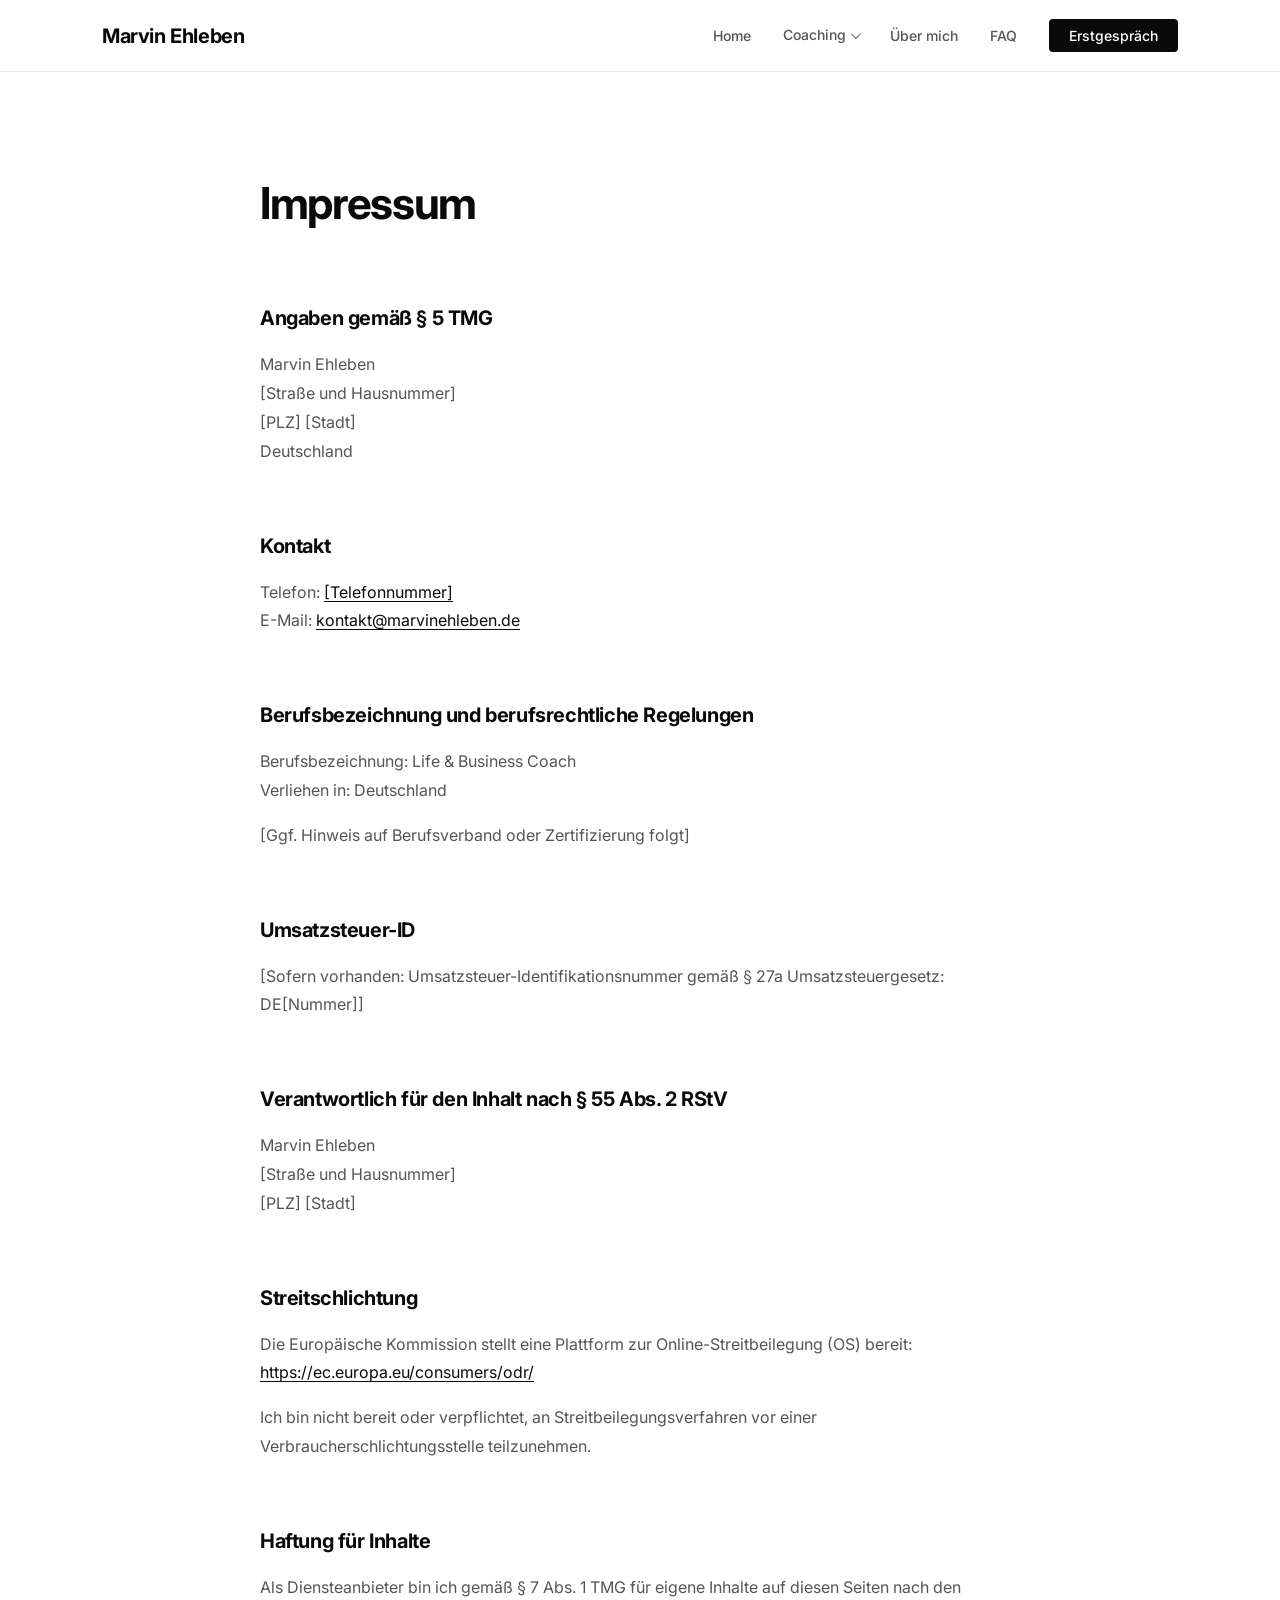
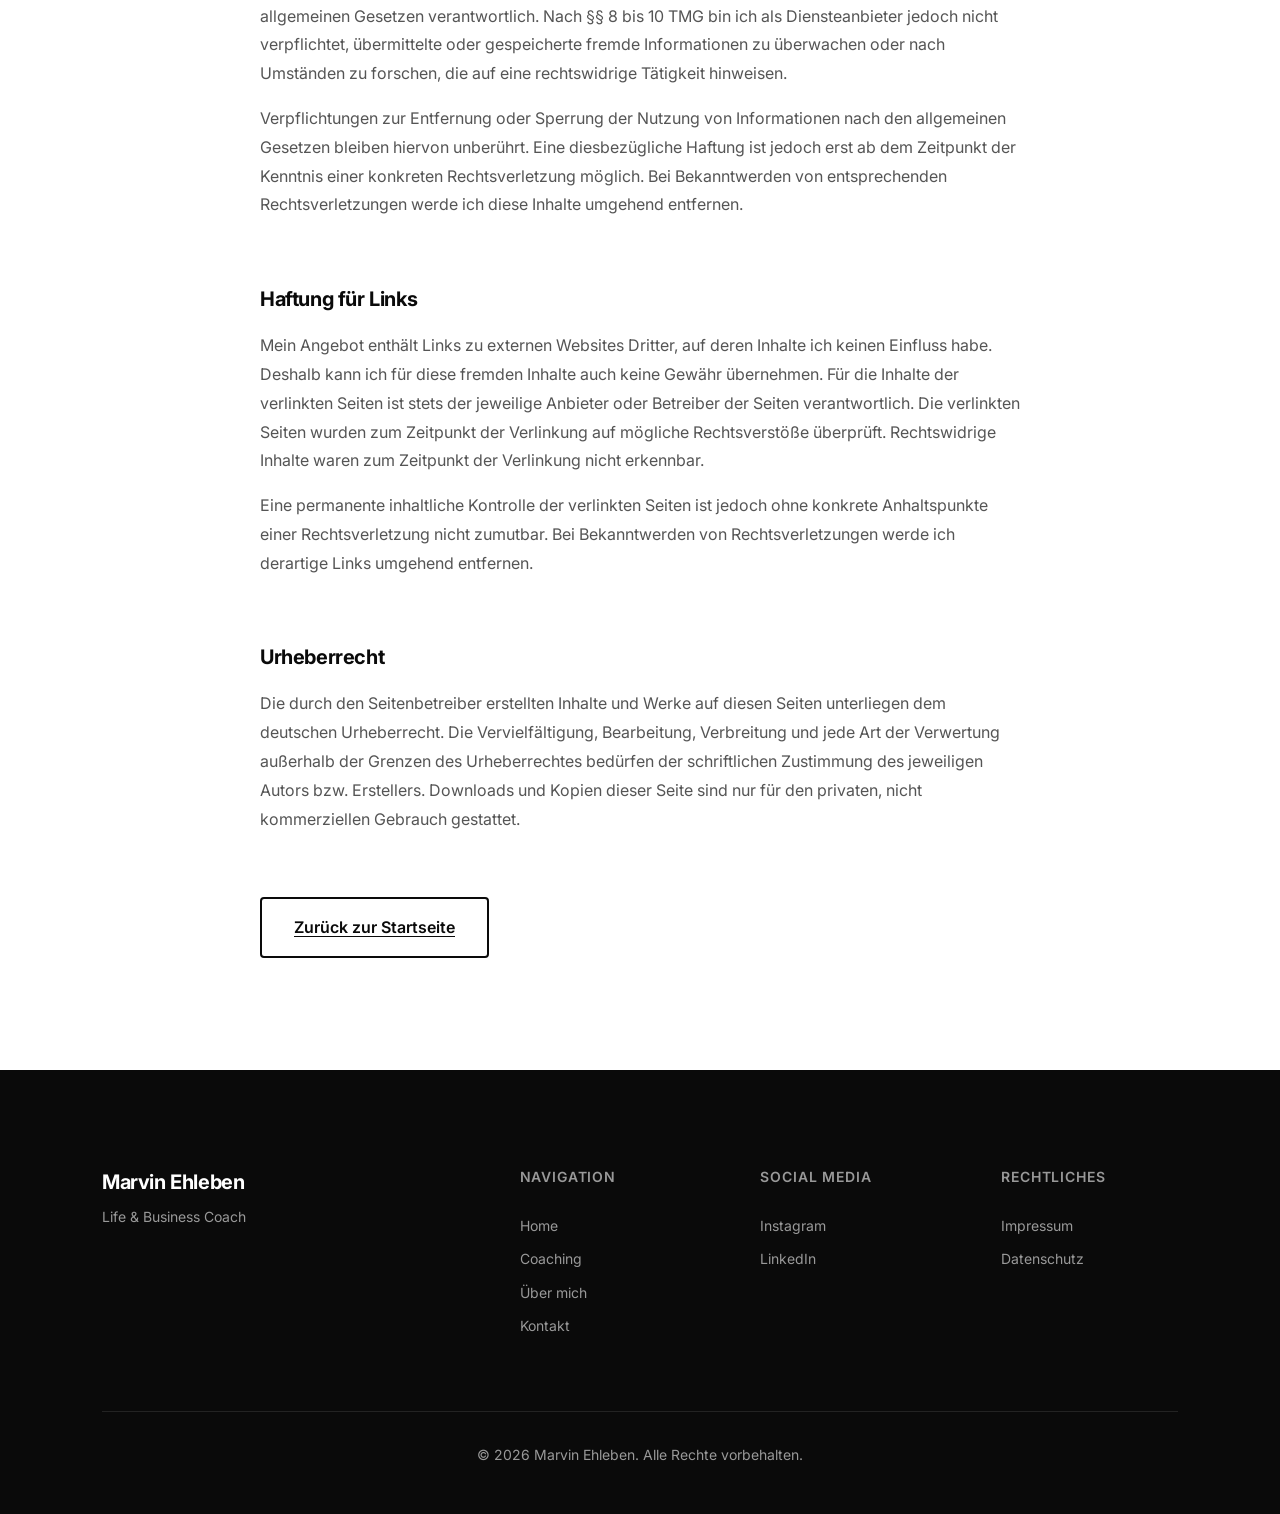
<file: impressum.html>
<!DOCTYPE html>
<html lang="de">
<head>
    <meta charset="UTF-8">
    <meta name="viewport" content="width=device-width, initial-scale=1.0">
    <meta name="theme-color" content="#ffffff">
    <meta name="robots" content="noindex, nofollow">
    <title>Impressum – Marvin Ehleben</title>
    <link rel="preconnect" href="https://fonts.googleapis.com">
    <link rel="preconnect" href="https://fonts.gstatic.com" crossorigin>
    <link href="https://fonts.googleapis.com/css2?family=Inter:wght@300;400;500;600;700&display=swap" rel="stylesheet">
    <link rel="stylesheet" href="css/style.css">
</head>
<body>
    <a href="#main-content" class="skip-link">Zum Hauptinhalt springen</a>

    <!-- ===== NAVIGATION ===== -->
    <nav class="nav" id="nav" aria-label="Hauptnavigation">
        <div class="container">
            <a href="index.html" class="nav__logo">Marvin Ehleben</a>
            <button class="nav__toggle" id="navToggle" aria-label="Menü öffnen" aria-expanded="false">
                <span></span>
                <span></span>
                <span></span>
            </button>
            <ul class="nav__menu" id="navMenu">
                <li><a href="index.html#home">Home</a></li>
                <li class="nav__item--dropdown">
                    <a href="index.html#coaching" class="nav__dropdown-trigger">Coaching <span class="nav__caret" aria-hidden="true"></span></a>
                    <ul class="nav__dropdown">
                        <li><a href="coaching-life.html">Life Coaching</a></li>
                        <li><a href="coaching-business.html">Business Coaching</a></li>
                        <li><a href="coaching-angebot3.html">[Angebot 3]</a></li>
                    </ul>
                </li>
                <li><a href="ueber-mich.html">Über mich</a></li>
                <li><a href="index.html#faq">FAQ</a></li>
                <li><a href="kontakt.html" class="nav__cta">Erstgespräch</a></li>
            </ul>
        </div>
    </nav>

    <main id="main-content">
        <section class="legal-page">
            <div class="container">
                <div class="legal-page__content">
                    <h1>Impressum</h1>

                    <h2>Angaben gemäß § 5 TMG</h2>
                    <p>
                        Marvin Ehleben<br>
                        [Straße und Hausnummer]<br>
                        [PLZ] [Stadt]<br>
                        Deutschland
                    </p>

                    <h2>Kontakt</h2>
                    <p>
                        Telefon: <a href="tel:+49">[Telefonnummer]</a><br>
                        E-Mail: <a href="mailto:kontakt@marvinehleben.de">kontakt@marvinehleben.de</a>
                    </p>

                    <h2>Berufsbezeichnung und berufsrechtliche Regelungen</h2>
                    <p>
                        Berufsbezeichnung: Life &amp; Business Coach<br>
                        Verliehen in: Deutschland
                    </p>
                    <p>[Ggf. Hinweis auf Berufsverband oder Zertifizierung folgt]</p>

                    <h2>Umsatzsteuer-ID</h2>
                    <p>
                        [Sofern vorhanden: Umsatzsteuer-Identifikationsnummer gemäß § 27a Umsatzsteuergesetz:<br>
                        DE[Nummer]]
                    </p>

                    <h2>Verantwortlich für den Inhalt nach § 55 Abs. 2 RStV</h2>
                    <p>
                        Marvin Ehleben<br>
                        [Straße und Hausnummer]<br>
                        [PLZ] [Stadt]
                    </p>

                    <h2>Streitschlichtung</h2>
                    <p>
                        Die Europäische Kommission stellt eine Plattform zur Online-Streitbeilegung (OS) bereit:
                        <a href="https://ec.europa.eu/consumers/odr/" target="_blank" rel="noopener noreferrer">https://ec.europa.eu/consumers/odr/</a>
                    </p>
                    <p>
                        Ich bin nicht bereit oder verpflichtet, an Streitbeilegungsverfahren vor einer
                        Verbraucherschlichtungsstelle teilzunehmen.
                    </p>

                    <h2>Haftung für Inhalte</h2>
                    <p>
                        Als Diensteanbieter bin ich gemäß § 7 Abs. 1 TMG für eigene Inhalte auf diesen Seiten nach den
                        allgemeinen Gesetzen verantwortlich. Nach §§ 8 bis 10 TMG bin ich als Diensteanbieter jedoch nicht
                        verpflichtet, übermittelte oder gespeicherte fremde Informationen zu überwachen oder nach Umständen
                        zu forschen, die auf eine rechtswidrige Tätigkeit hinweisen.
                    </p>
                    <p>
                        Verpflichtungen zur Entfernung oder Sperrung der Nutzung von Informationen nach den allgemeinen
                        Gesetzen bleiben hiervon unberührt. Eine diesbezügliche Haftung ist jedoch erst ab dem Zeitpunkt
                        der Kenntnis einer konkreten Rechtsverletzung möglich. Bei Bekanntwerden von entsprechenden
                        Rechtsverletzungen werde ich diese Inhalte umgehend entfernen.
                    </p>

                    <h2>Haftung für Links</h2>
                    <p>
                        Mein Angebot enthält Links zu externen Websites Dritter, auf deren Inhalte ich keinen Einfluss
                        habe. Deshalb kann ich für diese fremden Inhalte auch keine Gewähr übernehmen. Für die Inhalte
                        der verlinkten Seiten ist stets der jeweilige Anbieter oder Betreiber der Seiten verantwortlich.
                        Die verlinkten Seiten wurden zum Zeitpunkt der Verlinkung auf mögliche Rechtsverstöße überprüft.
                        Rechtswidrige Inhalte waren zum Zeitpunkt der Verlinkung nicht erkennbar.
                    </p>
                    <p>
                        Eine permanente inhaltliche Kontrolle der verlinkten Seiten ist jedoch ohne konkrete Anhaltspunkte
                        einer Rechtsverletzung nicht zumutbar. Bei Bekanntwerden von Rechtsverletzungen werde ich
                        derartige Links umgehend entfernen.
                    </p>

                    <h2>Urheberrecht</h2>
                    <p>
                        Die durch den Seitenbetreiber erstellten Inhalte und Werke auf diesen Seiten unterliegen dem
                        deutschen Urheberrecht. Die Vervielfältigung, Bearbeitung, Verbreitung und jede Art der
                        Verwertung außerhalb der Grenzen des Urheberrechtes bedürfen der schriftlichen Zustimmung des
                        jeweiligen Autors bzw. Erstellers. Downloads und Kopien dieser Seite sind nur für den privaten,
                        nicht kommerziellen Gebrauch gestattet.
                    </p>

                    <p class="legal-page__back"><a href="index.html" class="btn btn--outline">Zurück zur Startseite</a></p>
                </div>
            </div>
        </section>
    </main>

    <!-- ===== FOOTER ===== -->
    <footer class="footer">
        <div class="container">
            <div class="footer__grid">
                <div class="footer__brand">
                    <p class="footer__logo">Marvin Ehleben</p>
                    <p>Life &amp; Business Coach</p>
                </div>
                <div class="footer__links">
                    <h4>Navigation</h4>
                    <ul>
                        <li><a href="index.html#home">Home</a></li>
                        <li><a href="index.html#coaching">Coaching</a></li>
                        <li><a href="ueber-mich.html">Über mich</a></li>
                        <li><a href="kontakt.html">Kontakt</a></li>
                    </ul>
                </div>
                <div class="footer__social">
                    <h4>Social Media</h4>
                    <ul>
                        <li><a href="#">Instagram</a></li>
                        <li><a href="#">LinkedIn</a></li>
                    </ul>
                </div>
                <div class="footer__legal">
                    <h4>Rechtliches</h4>
                    <ul>
                        <li><a href="impressum.html">Impressum</a></li>
                        <li><a href="datenschutz.html">Datenschutz</a></li>
                    </ul>
                </div>
            </div>
            <div class="footer__bottom">
                <p>&copy; 2026 Marvin Ehleben. Alle Rechte vorbehalten.</p>
            </div>
        </div>
    </footer>

    <script src="js/main.js"></script>
</body>
</html>
</file>
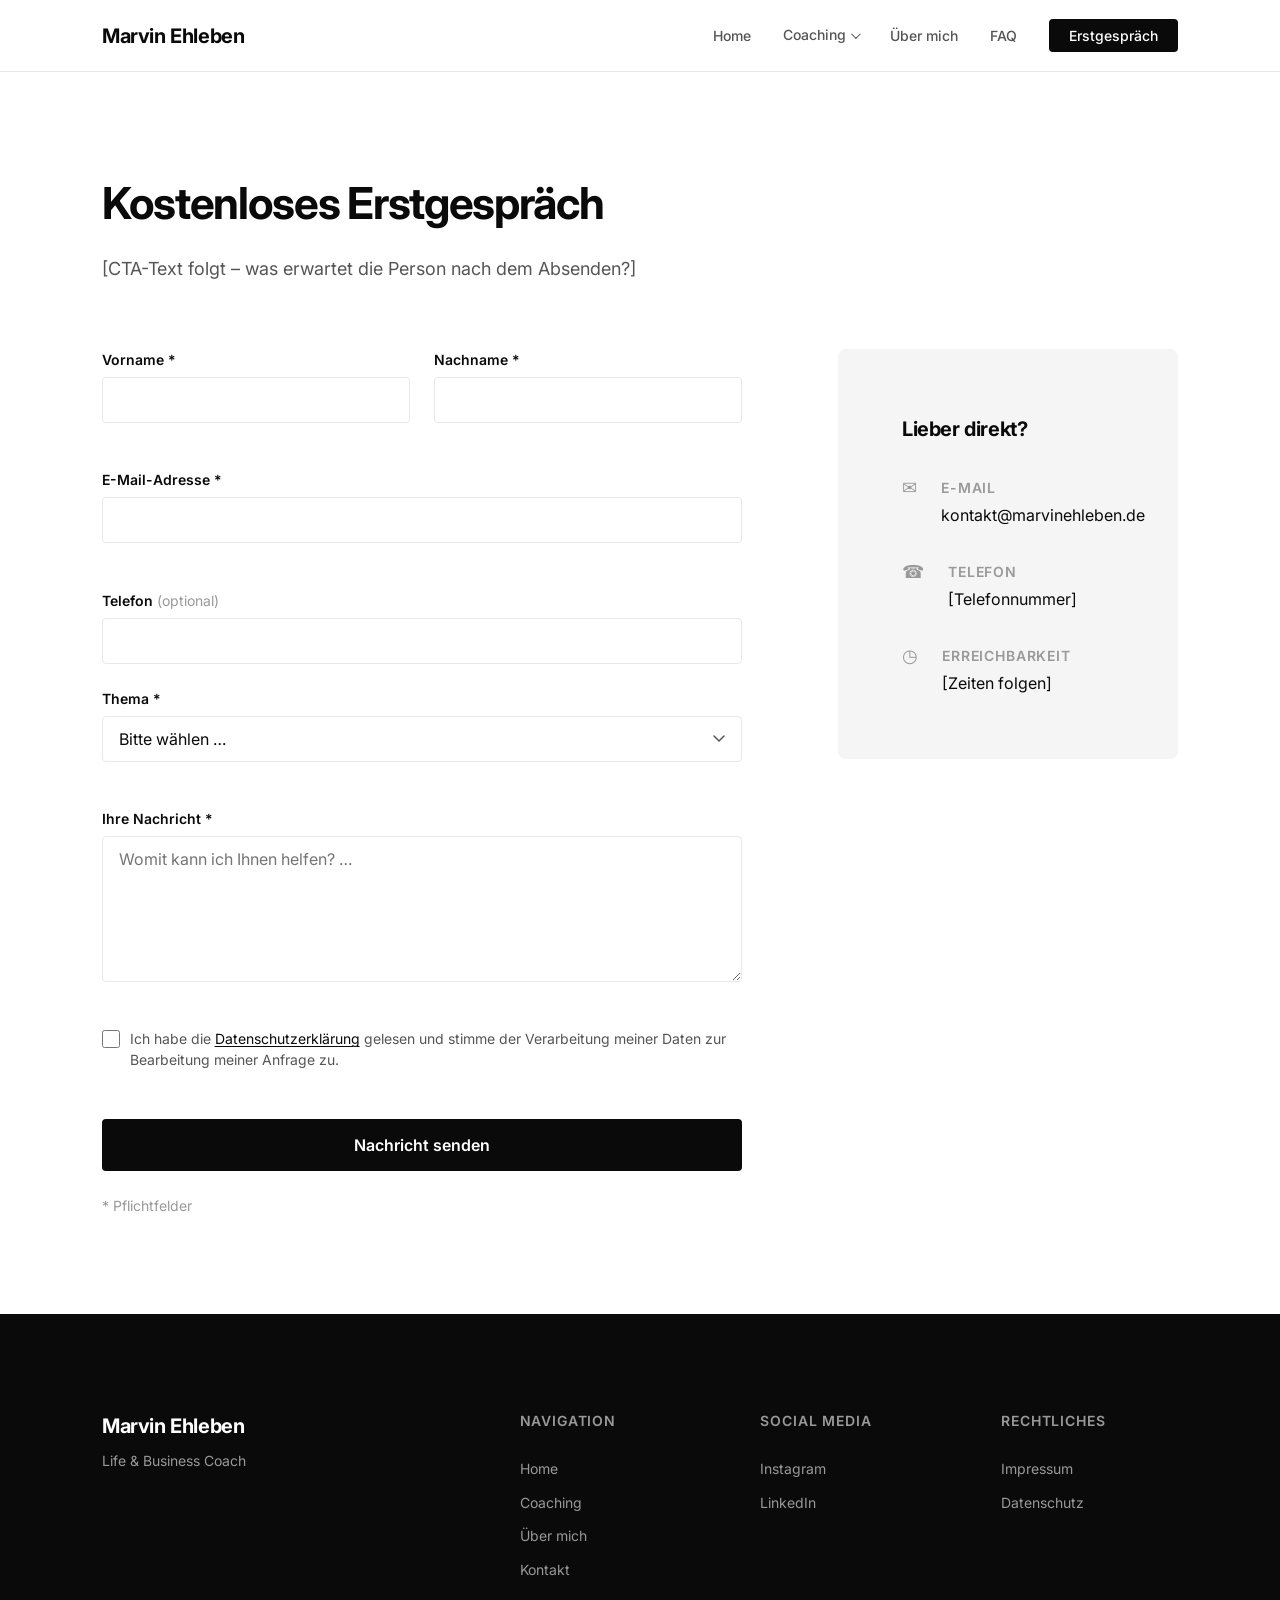
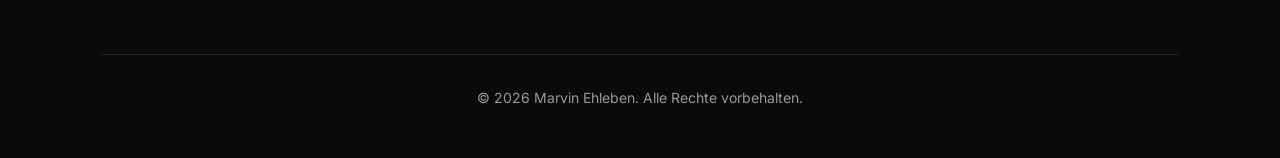
<file: kontakt.html>
<!DOCTYPE html>
<html lang="de">
<head>
    <meta charset="UTF-8">
    <meta name="viewport" content="width=device-width, initial-scale=1.0">
    <meta name="theme-color" content="#ffffff">
    <meta name="description" content="Kostenloses Erstgespräch mit Marvin Ehleben – Life & Business Coach. Jetzt Kontakt aufnehmen.">
    <title>Kontakt & Erstgespräch – Marvin Ehleben</title>
    <link rel="preconnect" href="https://fonts.googleapis.com">
    <link rel="preconnect" href="https://fonts.gstatic.com" crossorigin>
    <link href="https://fonts.googleapis.com/css2?family=Inter:wght@300;400;500;600;700&display=swap" rel="stylesheet">
    <link rel="stylesheet" href="css/style.css">
</head>
<body>
    <a href="#main-content" class="skip-link">Zum Hauptinhalt springen</a>

    <!-- ===== NAVIGATION ===== -->
    <nav class="nav" id="nav" aria-label="Hauptnavigation">
        <div class="container">
            <a href="index.html" class="nav__logo">Marvin Ehleben</a>
            <button class="nav__toggle" id="navToggle" aria-label="Menü öffnen" aria-expanded="false">
                <span></span>
                <span></span>
                <span></span>
            </button>
            <ul class="nav__menu" id="navMenu">
                <li><a href="index.html#home">Home</a></li>
                <li class="nav__item--dropdown">
                    <a href="index.html#coaching" class="nav__dropdown-trigger">Coaching <span class="nav__caret" aria-hidden="true"></span></a>
                    <ul class="nav__dropdown">
                        <li><a href="coaching-life.html">Life Coaching</a></li>
                        <li><a href="coaching-business.html">Business Coaching</a></li>
                        <li><a href="coaching-angebot3.html">[Angebot 3]</a></li>
                    </ul>
                </li>
                <li><a href="ueber-mich.html">Über mich</a></li>
                <li><a href="index.html#faq">FAQ</a></li>
                <li><a href="kontakt.html" class="nav__cta" aria-current="page">Erstgespräch</a></li>
            </ul>
        </div>
    </nav>

    <main id="main-content">
        <section class="contact-page">
            <div class="container">

                <div class="contact-page__header">
                    <h1>Kostenloses Erstgespräch</h1>
                    <p>[CTA-Text folgt – was erwartet die Person nach dem Absenden?]</p>
                </div>

                <div class="contact-page__grid">

                    <!-- ===== FORM ===== -->
                    <div class="contact-page__form-wrap">
                        <!-- SUCCESS STATE (hidden by default) -->
                        <div class="contact-form__success" id="formSuccess" hidden>
                            <div class="contact-form__success-icon" aria-hidden="true">&#10003;</div>
                            <h2>Nachricht gesendet!</h2>
                            <p>Vielen Dank für Ihre Nachricht. Ich melde mich schnellstmöglich bei Ihnen.</p>
                            <a href="index.html" class="btn btn--outline">Zurück zur Startseite</a>
                        </div>

                        <!-- FORM -->
                        <form
                            class="contact-form"
                            id="contactForm"
                            novalidate
                            aria-label="Kontaktformular"
                            action="[FORM-ENDPOINT]"
                            method="POST"
                        >
                            <!-- Honeypot for spam protection -->
                            <input type="text" name="_honey" style="display:none" tabindex="-1" autocomplete="off">

                            <div class="contact-form__row contact-form__row--split">
                                <div class="contact-form__group">
                                    <label class="contact-form__label" for="vorname">Vorname <span aria-hidden="true">*</span></label>
                                    <input
                                        class="contact-form__input"
                                        type="text"
                                        id="vorname"
                                        name="vorname"
                                        autocomplete="given-name"
                                        required
                                        aria-required="true"
                                        aria-describedby="vorname-error"
                                    >
                                    <span class="contact-form__error" id="vorname-error" role="alert"></span>
                                </div>
                                <div class="contact-form__group">
                                    <label class="contact-form__label" for="nachname">Nachname <span aria-hidden="true">*</span></label>
                                    <input
                                        class="contact-form__input"
                                        type="text"
                                        id="nachname"
                                        name="nachname"
                                        autocomplete="family-name"
                                        required
                                        aria-required="true"
                                        aria-describedby="nachname-error"
                                    >
                                    <span class="contact-form__error" id="nachname-error" role="alert"></span>
                                </div>
                            </div>

                            <div class="contact-form__row">
                                <div class="contact-form__group">
                                    <label class="contact-form__label" for="email">E-Mail-Adresse <span aria-hidden="true">*</span></label>
                                    <input
                                        class="contact-form__input"
                                        type="email"
                                        id="email"
                                        name="email"
                                        autocomplete="email"
                                        spellcheck="false"
                                        required
                                        aria-required="true"
                                        aria-describedby="email-error"
                                    >
                                    <span class="contact-form__error" id="email-error" role="alert"></span>
                                </div>
                            </div>

                            <div class="contact-form__row">
                                <div class="contact-form__group">
                                    <label class="contact-form__label" for="telefon">Telefon <span class="contact-form__optional">(optional)</span></label>
                                    <input
                                        class="contact-form__input"
                                        type="tel"
                                        id="telefon"
                                        name="telefon"
                                        autocomplete="tel"
                                    >
                                </div>
                            </div>

                            <div class="contact-form__row">
                                <div class="contact-form__group">
                                    <label class="contact-form__label" for="thema">Thema <span aria-hidden="true">*</span></label>
                                    <select
                                        class="contact-form__input contact-form__select"
                                        id="thema"
                                        name="thema"
                                        required
                                        aria-required="true"
                                        aria-describedby="thema-error"
                                    >
                                        <option value="" disabled selected>Bitte wählen …</option>
                                        <option value="life-coaching">Life Coaching</option>
                                        <option value="business-coaching">Business Coaching</option>
                                        <option value="sonstiges">Sonstiges</option>
                                    </select>
                                    <span class="contact-form__error" id="thema-error" role="alert"></span>
                                </div>
                            </div>

                            <div class="contact-form__row">
                                <div class="contact-form__group">
                                    <label class="contact-form__label" for="nachricht">Ihre Nachricht <span aria-hidden="true">*</span></label>
                                    <textarea
                                        class="contact-form__input contact-form__textarea"
                                        id="nachricht"
                                        name="nachricht"
                                        rows="6"
                                        required
                                        aria-required="true"
                                        aria-describedby="nachricht-error"
                                        placeholder="Womit kann ich Ihnen helfen? …"
                                    ></textarea>
                                    <span class="contact-form__error" id="nachricht-error" role="alert"></span>
                                </div>
                            </div>

                            <div class="contact-form__row">
                                <div class="contact-form__group contact-form__group--checkbox">
                                    <label class="contact-form__checkbox-label">
                                        <input
                                            type="checkbox"
                                            id="datenschutz"
                                            name="datenschutz"
                                            required
                                            aria-required="true"
                                            aria-describedby="datenschutz-error"
                                        >
                                        <span>Ich habe die <a href="datenschutz.html">Datenschutzerklärung</a> gelesen und stimme der Verarbeitung meiner Daten zur Bearbeitung meiner Anfrage zu.</span>
                                    </label>
                                    <span class="contact-form__error" id="datenschutz-error" role="alert"></span>
                                </div>
                            </div>

                            <div class="contact-form__row">
                                <button type="submit" class="btn btn--primary contact-form__submit">
                                    Nachricht senden
                                </button>
                            </div>

                            <p class="contact-form__note">* Pflichtfelder</p>
                        </form>
                    </div>

                    <!-- ===== SIDEBAR ===== -->
                    <aside class="contact-page__info" aria-label="Kontaktinformationen">
                        <h2>Lieber direkt?</h2>
                        <div class="contact-info__item">
                            <span class="contact-info__icon" aria-hidden="true">✉</span>
                            <div>
                                <p class="contact-info__label">E-Mail</p>
                                <a href="mailto:kontakt@marvinehleben.de">kontakt@marvinehleben.de</a>
                            </div>
                        </div>
                        <div class="contact-info__item">
                            <span class="contact-info__icon" aria-hidden="true">☎</span>
                            <div>
                                <p class="contact-info__label">Telefon</p>
                                <a href="tel:+49">[Telefonnummer]</a>
                            </div>
                        </div>
                        <div class="contact-info__item">
                            <span class="contact-info__icon" aria-hidden="true">◷</span>
                            <div>
                                <p class="contact-info__label">Erreichbarkeit</p>
                                <p>[Zeiten folgen]</p>
                            </div>
                        </div>
                    </aside>

                </div>
            </div>
        </section>
    </main>

    <!-- ===== FOOTER ===== -->
    <footer class="footer">
        <div class="container">
            <div class="footer__grid">
                <div class="footer__brand">
                    <p class="footer__logo">Marvin Ehleben</p>
                    <p>Life &amp; Business Coach</p>
                </div>
                <div class="footer__links">
                    <h4>Navigation</h4>
                    <ul>
                        <li><a href="index.html#home">Home</a></li>
                        <li><a href="index.html#coaching">Coaching</a></li>
                        <li><a href="ueber-mich.html">Über mich</a></li>
                        <li><a href="kontakt.html">Kontakt</a></li>
                    </ul>
                </div>
                <div class="footer__social">
                    <h4>Social Media</h4>
                    <ul>
                        <li><a href="#">Instagram</a></li>
                        <li><a href="#">LinkedIn</a></li>
                    </ul>
                </div>
                <div class="footer__legal">
                    <h4>Rechtliches</h4>
                    <ul>
                        <li><a href="impressum.html">Impressum</a></li>
                        <li><a href="datenschutz.html">Datenschutz</a></li>
                    </ul>
                </div>
            </div>
            <div class="footer__bottom">
                <p>&copy; 2026 Marvin Ehleben. Alle Rechte vorbehalten.</p>
            </div>
        </div>
    </footer>

    <script src="js/main.js"></script>
    <script src="js/contact.js"></script>
</body>
</html>
</file>
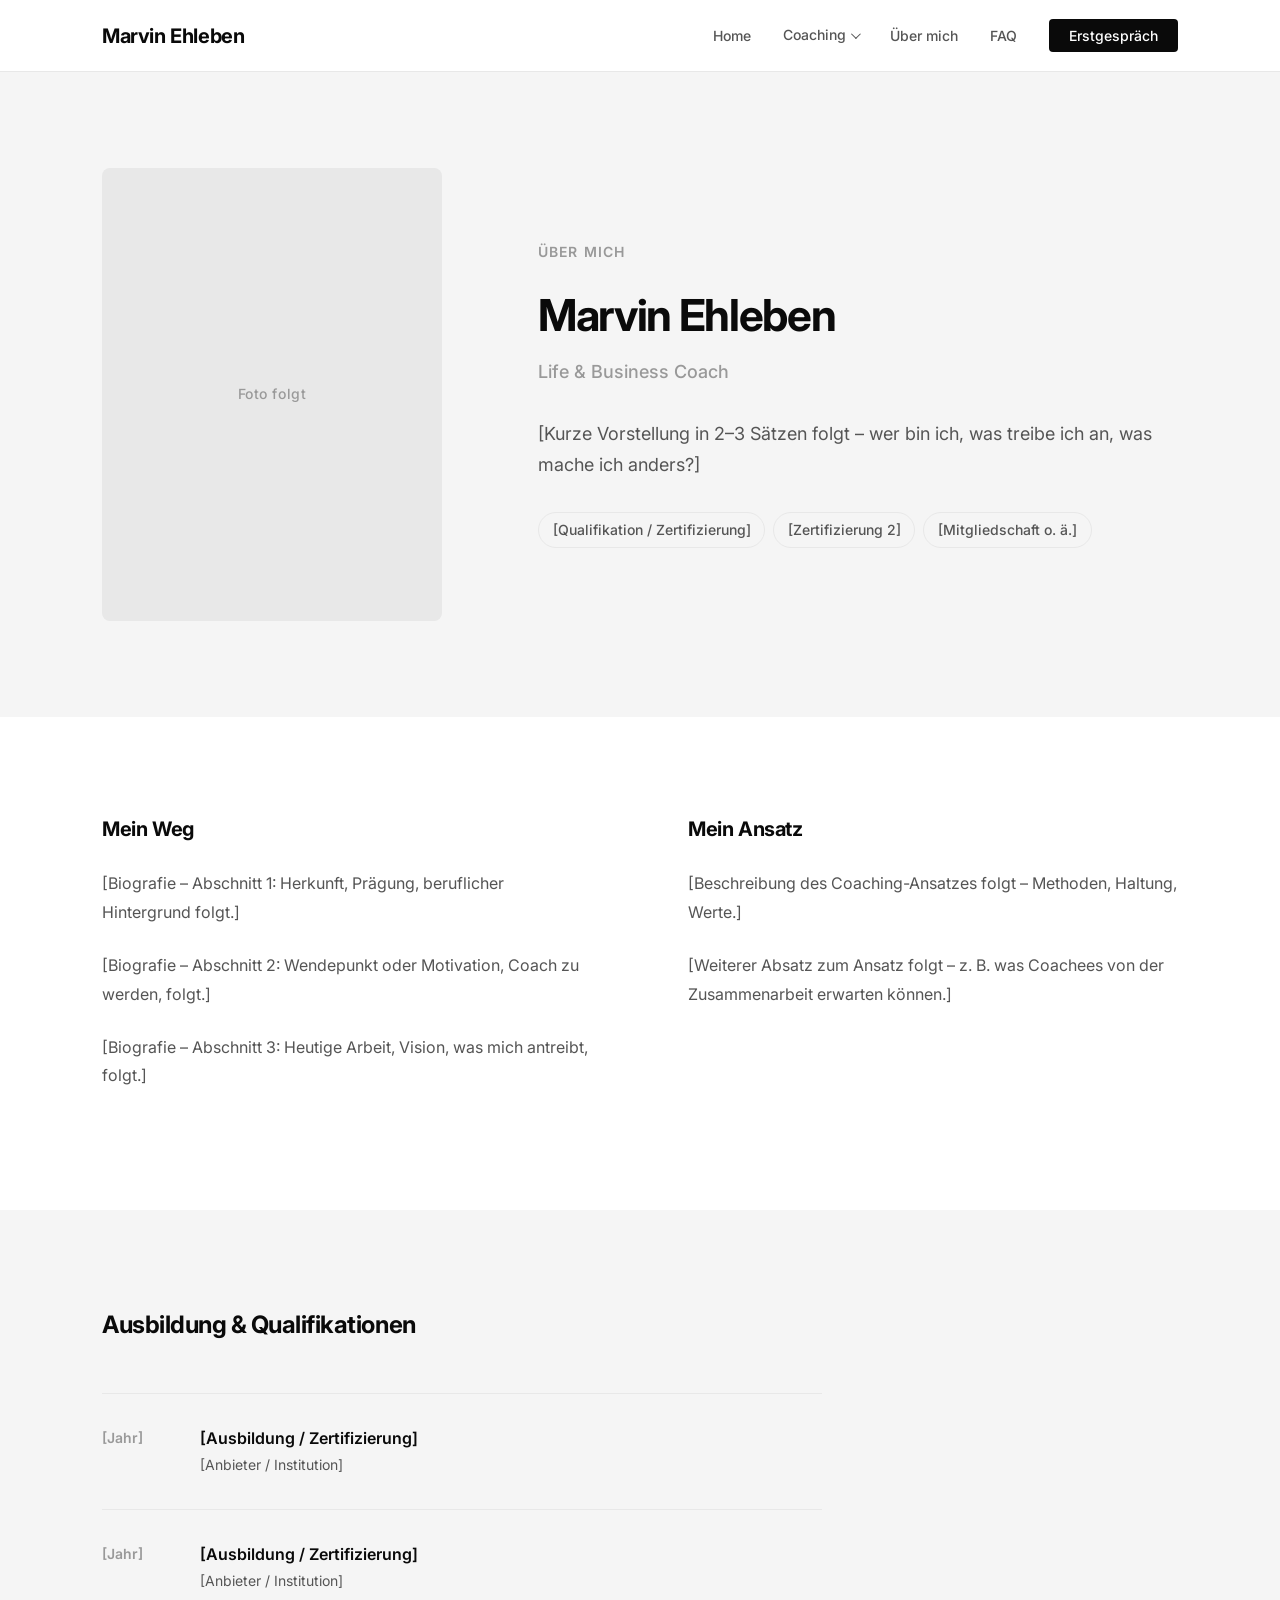
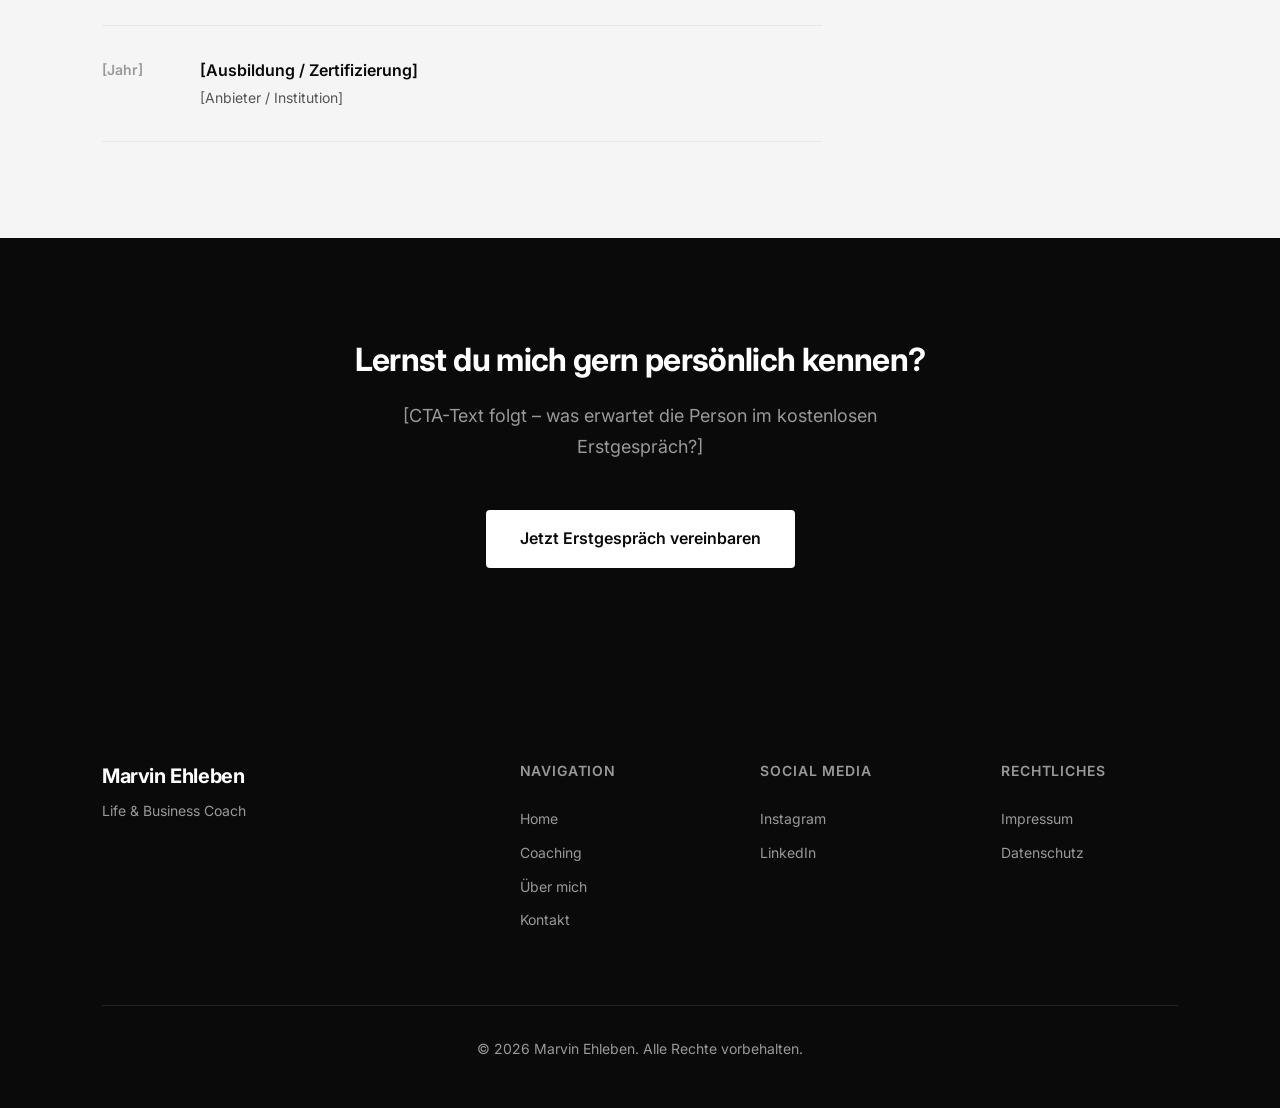
<file: ueber-mich.html>
<!DOCTYPE html>
<html lang="de">
<head>
    <meta charset="UTF-8">
    <meta name="viewport" content="width=device-width, initial-scale=1.0">
    <meta name="theme-color" content="#ffffff">
    <meta name="description" content="Über Marvin Ehleben – Life & Business Coach. [Beschreibung folgt]">
    <title>Über mich – Marvin Ehleben</title>
    <link rel="preconnect" href="https://fonts.googleapis.com">
    <link rel="preconnect" href="https://fonts.gstatic.com" crossorigin>
    <link href="https://fonts.googleapis.com/css2?family=Inter:wght@300;400;500;600;700&display=swap" rel="stylesheet">
    <link rel="stylesheet" href="css/style.css">
</head>
<body>
    <a href="#main-content" class="skip-link">Zum Hauptinhalt springen</a>

    <!-- ===== NAVIGATION ===== -->
    <nav class="nav" id="nav" aria-label="Hauptnavigation">
        <div class="container">
            <a href="index.html" class="nav__logo">Marvin Ehleben</a>
            <button class="nav__toggle" id="navToggle" aria-label="Menü öffnen" aria-expanded="false">
                <span></span>
                <span></span>
                <span></span>
            </button>
            <ul class="nav__menu" id="navMenu">
                <li><a href="index.html#home">Home</a></li>
                <li class="nav__item--dropdown">
                    <a href="index.html#coaching" class="nav__dropdown-trigger">Coaching <span class="nav__caret" aria-hidden="true"></span></a>
                    <ul class="nav__dropdown">
                        <li><a href="coaching-life.html">Life Coaching</a></li>
                        <li><a href="coaching-business.html">Business Coaching</a></li>
                        <li><a href="coaching-angebot3.html">[Angebot 3]</a></li>
                    </ul>
                </li>
                <li><a href="ueber-mich.html" aria-current="page">Über mich</a></li>
                <li><a href="index.html#faq">FAQ</a></li>
                <li><a href="kontakt.html" class="nav__cta">Erstgespräch</a></li>
            </ul>
        </div>
    </nav>

    <main id="main-content">

        <!-- ===== HERO ===== -->
        <section class="about-page__hero">
            <div class="container">
                <div class="about-page__hero-grid">
                    <div class="about-page__image">
                        <div class="about__placeholder">Foto folgt</div>
                    </div>
                    <div class="about-page__hero-content">
                        <p class="about-page__label">Über mich</p>
                        <h1>Marvin Ehleben</h1>
                        <p class="about-page__role">Life &amp; Business Coach</p>
                        <p class="about-page__intro">[Kurze Vorstellung in 2–3 Sätzen folgt – wer bin ich, was treibe ich an, was mache ich anders?]</p>
                        <div class="about-page__tags">
                            <span>[Qualifikation / Zertifizierung]</span>
                            <span>[Zertifizierung 2]</span>
                            <span>[Mitgliedschaft o. ä.]</span>
                        </div>
                    </div>
                </div>
            </div>
        </section>

        <!-- ===== BIOGRAFIE ===== -->
        <section class="about-page__bio">
            <div class="container">
                <div class="about-page__bio-grid">
                    <div>
                        <h2>Mein Weg</h2>
                        <p>[Biografie – Abschnitt 1: Herkunft, Prägung, beruflicher Hintergrund folgt.]</p>
                        <p>[Biografie – Abschnitt 2: Wendepunkt oder Motivation, Coach zu werden, folgt.]</p>
                        <p>[Biografie – Abschnitt 3: Heutige Arbeit, Vision, was mich antreibt, folgt.]</p>
                    </div>
                    <div>
                        <h2>Mein Ansatz</h2>
                        <p>[Beschreibung des Coaching-Ansatzes folgt – Methoden, Haltung, Werte.]</p>
                        <p>[Weiterer Absatz zum Ansatz folgt – z. B. was Coachees von der Zusammenarbeit erwarten können.]</p>
                    </div>
                </div>
            </div>
        </section>

        <!-- ===== QUALIFIKATIONEN ===== -->
        <section class="about-page__qualifications">
            <div class="container">
                <h2>Ausbildung &amp; Qualifikationen</h2>
                <ul class="about-page__qual-list">
                    <li>
                        <span class="about-page__qual-year">[Jahr]</span>
                        <div>
                            <strong>[Ausbildung / Zertifizierung]</strong>
                            <p>[Anbieter / Institution]</p>
                        </div>
                    </li>
                    <li>
                        <span class="about-page__qual-year">[Jahr]</span>
                        <div>
                            <strong>[Ausbildung / Zertifizierung]</strong>
                            <p>[Anbieter / Institution]</p>
                        </div>
                    </li>
                    <li>
                        <span class="about-page__qual-year">[Jahr]</span>
                        <div>
                            <strong>[Ausbildung / Zertifizierung]</strong>
                            <p>[Anbieter / Institution]</p>
                        </div>
                    </li>
                </ul>
            </div>
        </section>

        <!-- ===== CTA ===== -->
        <section class="coaching-detail__cta">
            <div class="container">
                <h2>Lernst du mich gern persönlich kennen?</h2>
                <p>[CTA-Text folgt – was erwartet die Person im kostenlosen Erstgespräch?]</p>
                <a href="kontakt.html" class="btn btn--primary">Jetzt Erstgespräch vereinbaren</a>
            </div>
        </section>

    </main>

    <!-- ===== FOOTER ===== -->
    <footer class="footer">
        <div class="container">
            <div class="footer__grid">
                <div class="footer__brand">
                    <p class="footer__logo">Marvin Ehleben</p>
                    <p>Life &amp; Business Coach</p>
                </div>
                <div class="footer__links">
                    <h4>Navigation</h4>
                    <ul>
                        <li><a href="index.html#home">Home</a></li>
                        <li><a href="index.html#coaching">Coaching</a></li>
                        <li><a href="ueber-mich.html">Über mich</a></li>
                        <li><a href="kontakt.html">Kontakt</a></li>
                    </ul>
                </div>
                <div class="footer__social">
                    <h4>Social Media</h4>
                    <ul>
                        <li><a href="#">Instagram</a></li>
                        <li><a href="#">LinkedIn</a></li>
                    </ul>
                </div>
                <div class="footer__legal">
                    <h4>Rechtliches</h4>
                    <ul>
                        <li><a href="impressum.html">Impressum</a></li>
                        <li><a href="datenschutz.html">Datenschutz</a></li>
                    </ul>
                </div>
            </div>
            <div class="footer__bottom">
                <p>&copy; 2026 Marvin Ehleben. Alle Rechte vorbehalten.</p>
            </div>
        </div>
    </footer>

    <script src="js/main.js"></script>
</body>
</html>
</file>
<file: css/style.css>
/* ============================================================
   VARIABLES & RESET
============================================================ */
:root {
    --color-black:    #0a0a0a;
    --color-white:    #ffffff;
    --color-gray-100: #f5f5f5;
    --color-gray-200: #e8e8e8;
    --color-gray-400: #999999;
    --color-gray-600: #555555;
    --color-gray-800: #222222;

    --color-accent:      var(--color-black);
    --color-accent-dark: var(--color-gray-800);
    --color-accent-glow: rgba(10, 10, 10, 0.08);

    --font-family: 'Inter', -apple-system, BlinkMacSystemFont, 'Segoe UI', sans-serif;

    --fs-sm:   0.875rem;
    --fs-base: 1rem;
    --fs-lg:   1.125rem;
    --fs-xl:   1.25rem;
    --fs-2xl:  1.5rem;
    --fs-3xl:  2rem;
    --fs-4xl:  2.75rem;
    --fs-5xl:  3.5rem;

    --sp-xs:  0.5rem;
    --sp-sm:  1rem;
    --sp-md:  1.5rem;
    --sp-lg:  2rem;
    --sp-xl:  3rem;
    --sp-2xl: 4rem;
    --sp-3xl: 6rem;

    --radius:    4px;
    --radius-lg: 8px;
    --transition: 0.25s ease;
    --nav-height: 72px;
}

*, *::before, *::after {
    box-sizing: border-box;
    margin: 0;
    padding: 0;
}

html {
    scroll-behavior: smooth;
    font-size: 16px;
}

body {
    font-family: var(--font-family);
    color: var(--color-black);
    background: var(--color-white);
    line-height: 1.6;
    -webkit-font-smoothing: antialiased;
}

ul { list-style: none; }
a  { color: inherit; text-decoration: none; }
img { max-width: 100%; height: auto; display: block; }

/* ============================================================
   UTILITIES
============================================================ */
.container {
    max-width: 1140px;
    margin: 0 auto;
    padding: 0 var(--sp-lg);
}

.section__title {
    font-size: var(--fs-3xl);
    font-weight: 700;
    letter-spacing: -0.02em;
    text-align: center;
    margin-bottom: var(--sp-sm);
    text-wrap: balance;
}

.section__subtitle {
    font-size: var(--fs-lg);
    color: var(--color-gray-600);
    text-align: center;
    max-width: 620px;
    margin: 0 auto var(--sp-2xl);
    line-height: 1.7;
}

/* ============================================================
   BUTTONS
============================================================ */
.btn {
    display: inline-block;
    padding: 0.875rem 2rem;
    font-size: var(--fs-base);
    font-family: var(--font-family);
    font-weight: 600;
    border-radius: var(--radius);
    border: 2px solid transparent;
    cursor: pointer;
    transition: background var(--transition), color var(--transition), border-color var(--transition);
    text-align: center;
    white-space: nowrap;
    touch-action: manipulation;
}
.btn:focus-visible {
    outline: 3px solid var(--color-black);
    outline-offset: 3px;
}

.btn--primary {
    background: var(--color-accent);
    color: var(--color-white);
    border-color: var(--color-accent);
}
.btn--primary:hover {
    background: var(--color-accent-dark);
    border-color: var(--color-accent-dark);
}

.btn--outline {
    background: transparent;
    color: var(--color-black);
    border-color: var(--color-black);
}
.btn--outline:hover {
    background: var(--color-accent);
    color: var(--color-white);
    border-color: var(--color-accent);
}

/* ============================================================
   NAVIGATION
============================================================ */
.nav {
    position: fixed;
    top: 0; left: 0; right: 0;
    z-index: 100;
    height: var(--nav-height);
    background: rgba(255, 255, 255, 0.96);
    backdrop-filter: blur(8px);
    border-bottom: 1px solid var(--color-gray-200);
    transition: box-shadow var(--transition);
}

.nav.scrolled {
    box-shadow: 0 2px 20px rgba(0,0,0,0.08);
}

.nav .container {
    display: flex;
    align-items: center;
    justify-content: space-between;
    height: 100%;
}

.nav__logo {
    font-size: var(--fs-xl);
    font-weight: 700;
    letter-spacing: -0.02em;
}
.nav__logo:focus-visible {
    outline: 3px solid var(--color-black);
    outline-offset: 3px;
    border-radius: var(--radius);
}

.nav__menu {
    display: flex;
    align-items: center;
    gap: var(--sp-lg);
}

.nav__menu a {
    font-size: var(--fs-sm);
    font-weight: 500;
    color: var(--color-gray-600);
    transition: color var(--transition);
}
.nav__menu a:hover { color: var(--color-black); }
.nav__menu a:focus-visible {
    outline: 3px solid var(--color-black);
    outline-offset: 3px;
    border-radius: var(--radius);
}

.nav__cta {
    background: var(--color-accent) !important;
    color: var(--color-white) !important;
    padding: 0.5rem 1.25rem;
    border-radius: var(--radius);
}
.nav__cta:hover {
    background: var(--color-accent-dark) !important;
}

/* Dropdown */
.nav__item--dropdown {
    position: relative;
}

.nav__dropdown-trigger {
    display: flex;
    align-items: center;
    gap: 0.3rem;
}

.nav__caret {
    display: inline-block;
    width: 7px;
    height: 7px;
    border-right: 1.5px solid currentColor;
    border-bottom: 1.5px solid currentColor;
    transform: rotate(45deg) translateY(-2px);
    transition: transform var(--transition);
    flex-shrink: 0;
}

.nav__item--dropdown.open .nav__caret {
    transform: rotate(225deg) translateY(1px);
}

.nav__dropdown {
    display: none;
    position: absolute;
    top: 100%;
    left: 50%;
    transform: translateX(-50%);
    padding-top: 0.75rem;
    z-index: 10;
    list-style: none;
}

.nav__dropdown::before {
    content: '';
    display: block;
    background: var(--color-white);
    border: 1px solid var(--color-gray-200);
    border-radius: var(--radius-lg);
    box-shadow: 0 8px 24px rgba(0,0,0,0.08);
    position: absolute;
    inset: 0.75rem 0 0;
    z-index: -1;
    min-width: 180px;
}

.nav__item--dropdown:hover .nav__dropdown,
.nav__item--dropdown.open .nav__dropdown {
    display: block;
}

/* Keyboard: show dropdown when focus is inside (desktop only) */
@media (min-width: 641px) {
    .nav__item--dropdown:focus-within .nav__dropdown {
        display: block;
    }
}

.nav__dropdown li {
    margin: 0;
    min-width: 180px;
}

.nav__dropdown a {
    display: block;
    padding: 0.55rem 1.25rem;
    font-size: var(--fs-sm);
    font-weight: 500;
    color: var(--color-gray-600) !important;
    white-space: nowrap;
    transition: color var(--transition), background var(--transition);
}

.nav__dropdown a:hover {
    color: var(--color-black) !important;
    background: var(--color-gray-100);
}

.nav__toggle {
    display: none;
    flex-direction: column;
    gap: 5px;
    background: none;
    border: none;
    cursor: pointer;
    padding: 4px;
}
.nav__toggle span {
    display: block;
    width: 24px;
    height: 2px;
    background: var(--color-black);
    transition: transform var(--transition), opacity var(--transition);
}
.nav__toggle.open span:nth-child(1) { transform: translateY(7px) rotate(45deg); }
.nav__toggle.open span:nth-child(2) { opacity: 0; }
.nav__toggle.open span:nth-child(3) { transform: translateY(-7px) rotate(-45deg); }

/* ============================================================
   HERO
============================================================ */
.hero {
    min-height: 90vh;
    display: flex;
    align-items: center;
    padding-top: calc(var(--nav-height) + var(--sp-3xl));
    padding-bottom: var(--sp-3xl);
    background: var(--color-gray-100);
}

.hero__content { max-width: 700px; }

.hero__headline {
    font-size: var(--fs-5xl);
    font-weight: 700;
    line-height: 1.1;
    letter-spacing: -0.03em;
    margin-bottom: var(--sp-md);
    text-wrap: balance;
}

.hero__subline {
    font-size: var(--fs-xl);
    color: var(--color-gray-600);
    margin-bottom: var(--sp-lg);
    line-height: 1.5;
}

.hero__pillars {
    display: flex;
    flex-wrap: wrap;
    gap: var(--sp-sm);
    margin-bottom: var(--sp-xl);
}

.hero__pillars span {
    font-size: var(--fs-sm);
    font-weight: 600;
    letter-spacing: 0.08em;
    text-transform: uppercase;
    padding: 0.4rem 1rem;
    border: 1px solid var(--color-gray-400);
    border-radius: 100px;
    color: var(--color-gray-600);
}

/* ============================================================
   HOW I WORK
============================================================ */
.how {
    padding: var(--sp-3xl) 0;
    background: var(--color-white);
    color: var(--color-black);
}

.how .section__subtitle {
    color: var(--color-gray-600);
}

.how__grid {
    display: grid;
    grid-template-columns: repeat(3, 1fr);
    gap: var(--sp-lg);
}

.how__item {
    padding: var(--sp-xl);
    border: 1px solid var(--color-gray-200);
    border-radius: var(--radius-lg);
}

.how__number {
    font-size: var(--fs-3xl);
    font-weight: 700;
    letter-spacing: -0.03em;
    color: var(--color-gray-200);
    margin-bottom: var(--sp-md);
    line-height: 1;
}

.how__item h3 {
    font-size: var(--fs-lg);
    font-weight: 600;
    margin-bottom: var(--sp-sm);
}

.how__item p {
    font-size: var(--fs-base);
    color: var(--color-gray-600);
    line-height: 1.7;
}

@media (max-width: 900px) {
    .how__grid {
        grid-template-columns: 1fr;
    }
}

/* ============================================================
   COACHING
============================================================ */
.coaching {
    padding: var(--sp-3xl) 0;
}

.coaching__grid {
    display: grid;
    grid-template-columns: repeat(3, 1fr);
    gap: var(--sp-lg);
}

.coaching__card {
    padding: var(--sp-2xl);
    border: 1px solid var(--color-gray-200);
    border-radius: var(--radius-lg);
    transition: border-color var(--transition), box-shadow var(--transition);
}
.coaching__card:hover {
    border-color: var(--color-accent);
    box-shadow: 0 4px 24px var(--color-accent-glow);
}

.coaching__icon {
    font-size: 2rem;
    margin-bottom: var(--sp-md);
    color: var(--color-gray-400);
}

.coaching__card h3 {
    font-size: var(--fs-2xl);
    font-weight: 700;
    letter-spacing: -0.02em;
    margin-bottom: var(--sp-sm);
}

.coaching__card p {
    color: var(--color-gray-600);
    line-height: 1.7;
    margin-bottom: var(--sp-md);
}

.coaching__list {
    margin-bottom: var(--sp-lg);
}
.coaching__list li {
    padding: 0.45rem 0;
    font-size: var(--fs-sm);
    color: var(--color-gray-600);
    border-bottom: 1px solid var(--color-gray-200);
}
.coaching__list li::before {
    content: "→ ";
    color: var(--color-accent);
    font-weight: 600;
}

/* ============================================================
   ABOUT
============================================================ */
.about {
    padding: var(--sp-3xl) 0;
    background: var(--color-gray-100);
}

.about__grid {
    display: grid;
    grid-template-columns: 1fr 1fr;
    gap: var(--sp-3xl);
    align-items: center;
}

.about__placeholder {
    aspect-ratio: 3 / 4;
    background: var(--color-gray-200);
    border-radius: var(--radius-lg);
    display: flex;
    align-items: center;
    justify-content: center;
    color: var(--color-gray-400);
    font-size: var(--fs-sm);
    font-weight: 500;
    letter-spacing: 0.04em;
}

.about__content h2 {
    font-size: var(--fs-3xl);
    font-weight: 700;
    letter-spacing: -0.02em;
    margin-bottom: var(--sp-md);
}

.about__content p {
    color: var(--color-gray-600);
    line-height: 1.8;
    margin-bottom: var(--sp-md);
}

.about__actions {
    display: flex;
    flex-wrap: wrap;
    gap: var(--sp-sm);
    margin-top: var(--sp-lg);
}

/* ============================================================
   TESTIMONIALS
============================================================ */
.testimonials {
    padding: var(--sp-3xl) 0;
}

.testimonials__grid {
    display: grid;
    grid-template-columns: repeat(3, 1fr);
    gap: var(--sp-lg);
}

.testimonial {
    padding: var(--sp-xl);
    border: 1px solid var(--color-gray-200);
    border-radius: var(--radius-lg);
}

.testimonial__quote {
    font-size: var(--fs-base);
    line-height: 1.8;
    font-style: italic;
    color: var(--color-gray-800);
    margin-bottom: var(--sp-md);
}

.testimonial__author {
    font-size: var(--fs-sm);
    font-weight: 600;
    color: var(--color-gray-400);
}

/* ============================================================
   FAQ
============================================================ */
.faq {
    padding: var(--sp-3xl) 0;
    background: var(--color-gray-100);
}

.faq__list {
    max-width: 720px;
    margin: 0 auto;
}

.faq__item {
    border-bottom: 1px solid var(--color-gray-200);
}

.faq__question {
    width: 100%;
    text-align: left;
    background: none;
    border: none;
    padding: var(--sp-md) 0;
    font-family: var(--font-family);
    font-size: var(--fs-base);
    font-weight: 600;
    color: var(--color-black);
    cursor: pointer;
    display: flex;
    justify-content: space-between;
    align-items: center;
    gap: var(--sp-sm);
    transition: color var(--transition);
    touch-action: manipulation;
}
.faq__question:hover { color: var(--color-gray-600); }
.faq__question:focus-visible {
    outline: 3px solid var(--color-black);
    outline-offset: 3px;
}

.faq__question::after {
    content: "+";
    font-size: var(--fs-xl);
    font-weight: 300;
    flex-shrink: 0;
    transition: transform var(--transition);
}
.faq__item.active .faq__question::after {
    transform: rotate(45deg);
}

.faq__answer {
    display: grid;
    grid-template-rows: 0fr;
    transition: grid-template-rows 0.35s ease;
}
.faq__answer > p {
    overflow: hidden;
}
.faq__item.active .faq__answer {
    grid-template-rows: 1fr;
}
.faq__answer p {
    padding-bottom: var(--sp-md);
    color: var(--color-gray-600);
    line-height: 1.7;
}

/* ============================================================
   CONTACT
============================================================ */
.contact {
    padding: var(--sp-3xl) 0;
    text-align: center;
}

.contact__options {
    display: flex;
    gap: var(--sp-md);
    justify-content: center;
    flex-wrap: wrap;
    margin-top: var(--sp-lg);
}

/* ============================================================
   FOOTER
============================================================ */
.footer {
    background: var(--color-black);
    color: var(--color-white);
    padding: var(--sp-3xl) 0 var(--sp-xl);
}

.footer__grid {
    display: grid;
    grid-template-columns: 2fr 1fr 1fr 1fr;
    gap: var(--sp-2xl);
    margin-bottom: var(--sp-2xl);
}

.footer__logo {
    font-size: var(--fs-xl);
    font-weight: 700;
    letter-spacing: -0.02em;
    margin-bottom: var(--sp-xs);
}

.footer__brand p:last-child {
    color: var(--color-gray-400);
    font-size: var(--fs-sm);
}

.footer__links h4,
.footer__social h4,
.footer__legal h4 {
    font-size: var(--fs-sm);
    font-weight: 600;
    letter-spacing: 0.06em;
    text-transform: uppercase;
    color: var(--color-gray-400);
    margin-bottom: var(--sp-md);
}

.footer__links li,
.footer__social li,
.footer__legal li {
    margin-bottom: var(--sp-xs);
}

.footer__links a,
.footer__social a,
.footer__legal a {
    font-size: var(--fs-sm);
    color: var(--color-gray-400);
    transition: color var(--transition);
}
.footer__links a:hover,
.footer__social a:hover,
.footer__legal a:hover { color: var(--color-white); }

.footer__bottom {
    border-top: 1px solid rgba(255,255,255,0.1);
    padding-top: var(--sp-lg);
    text-align: center;
    font-size: var(--fs-sm);
    color: var(--color-gray-400);
}

/* ============================================================
   RESPONSIVE
============================================================ */
@media (max-width: 900px) {
    :root {
        --fs-5xl: 2.75rem;
        --fs-3xl: 1.75rem;
    }

    .coaching__grid {
        grid-template-columns: 1fr;
    }

    .about__grid {
        grid-template-columns: 1fr;
    }

    .about__placeholder {
        aspect-ratio: 16 / 9;
    }

    .testimonials__grid {
        grid-template-columns: 1fr;
    }

    .footer__grid {
        grid-template-columns: 1fr 1fr;
        gap: var(--sp-xl);
    }
}

@media (max-width: 640px) {
    :root {
        --fs-5xl: 2.25rem;
        --fs-3xl: 1.5rem;
    }

    .nav__menu {
        display: none;
        position: fixed;
        top: var(--nav-height);
        left: 0; right: 0;
        background: var(--color-white);
        flex-direction: column;
        align-items: flex-start;
        padding: var(--sp-lg);
        gap: var(--sp-md);
        border-bottom: 1px solid var(--color-gray-200);
        box-shadow: 0 8px 24px rgba(0,0,0,0.08);
    }
    .nav__menu.open { display: flex; }
    .nav__menu a { font-size: var(--fs-base); }

    /* Dropdown mobile */
    .nav__item--dropdown:hover .nav__dropdown { display: none; }
    .nav__item--dropdown.open .nav__dropdown {
        display: flex;
        flex-direction: column;
        position: static;
        transform: none;
        box-shadow: none;
        border: none;
        border-radius: 0;
        padding: 0 0 var(--sp-xs) var(--sp-md);
        background: transparent;
        min-width: unset;
    }
    .nav__dropdown a {
        padding: 0.35rem 0 !important;
    }

    .nav__toggle { display: flex; }

    .footer__grid { grid-template-columns: 1fr; }

    .contact__options { flex-direction: column; align-items: center; }
}

/* ============================================================
   ÜBER MICH PAGE
============================================================ */
.about-page__hero {
    padding-top: calc(var(--nav-height) + var(--sp-3xl));
    padding-bottom: var(--sp-3xl);
    background: var(--color-gray-100);
}

.about-page__hero-grid {
    display: grid;
    grid-template-columns: 340px 1fr;
    gap: var(--sp-3xl);
    align-items: center;
}

.about-page__image .about__placeholder {
    aspect-ratio: 3 / 4;
    border-radius: var(--radius-lg);
}

.about-page__label {
    font-size: var(--fs-sm);
    font-weight: 600;
    letter-spacing: 0.08em;
    text-transform: uppercase;
    color: var(--color-gray-400);
    margin-bottom: var(--sp-sm);
}

.about-page__hero-content h1 {
    font-size: var(--fs-4xl);
    font-weight: 700;
    letter-spacing: -0.03em;
    margin-bottom: var(--sp-xs);
}

.about-page__role {
    font-size: var(--fs-lg);
    color: var(--color-gray-400);
    font-weight: 500;
    margin-bottom: var(--sp-lg);
}

.about-page__intro {
    font-size: var(--fs-lg);
    color: var(--color-gray-600);
    line-height: 1.7;
    margin-bottom: var(--sp-lg);
}

.about-page__tags {
    display: flex;
    flex-wrap: wrap;
    gap: var(--sp-xs);
}

.about-page__tags span {
    font-size: var(--fs-sm);
    font-weight: 500;
    padding: 0.35rem 0.85rem;
    border: 1px solid var(--color-gray-200);
    border-radius: 100px;
    color: var(--color-gray-600);
}

.about-page__bio {
    padding: var(--sp-3xl) 0;
}

.about-page__bio-grid {
    display: grid;
    grid-template-columns: 1fr 1fr;
    gap: var(--sp-3xl);
}

.about-page__bio-grid h2 {
    font-size: var(--fs-xl);
    font-weight: 700;
    letter-spacing: -0.02em;
    margin-bottom: var(--sp-md);
}

.about-page__bio-grid p {
    color: var(--color-gray-600);
    line-height: 1.8;
    margin-bottom: var(--sp-md);
}

.about-page__qualifications {
    padding: var(--sp-3xl) 0;
    background: var(--color-gray-100);
}

.about-page__qualifications h2 {
    font-size: var(--fs-2xl);
    font-weight: 700;
    letter-spacing: -0.02em;
    margin-bottom: var(--sp-xl);
}

.about-page__qual-list {
    list-style: none;
    display: flex;
    flex-direction: column;
    gap: 0;
    max-width: 720px;
}

.about-page__qual-list li {
    display: flex;
    gap: var(--sp-xl);
    align-items: flex-start;
    padding: var(--sp-lg) 0;
    border-bottom: 1px solid var(--color-gray-200);
}

.about-page__qual-list li:first-child {
    border-top: 1px solid var(--color-gray-200);
}

.about-page__qual-year {
    font-size: var(--fs-sm);
    font-weight: 600;
    color: var(--color-gray-400);
    min-width: 50px;
    margin-top: 0.1rem;
}

.about-page__qual-list strong {
    display: block;
    font-size: var(--fs-base);
    font-weight: 600;
    margin-bottom: 0.2rem;
}

.about-page__qual-list p {
    font-size: var(--fs-sm);
    color: var(--color-gray-600);
    margin: 0;
}

@media (max-width: 900px) {
    .about-page__hero-grid {
        grid-template-columns: 1fr;
    }

    .about-page__image .about__placeholder {
        aspect-ratio: 16 / 9;
    }

    .about-page__bio-grid {
        grid-template-columns: 1fr;
    }
}

@media (max-width: 640px) {
    .about-page__hero-content h1 {
        font-size: var(--fs-3xl);
    }
}

/* ============================================================
   COACHING DETAIL PAGES
============================================================ */
.coaching-detail__hero {
    padding-top: calc(var(--nav-height) + var(--sp-3xl));
    padding-bottom: var(--sp-3xl);
    background: var(--color-gray-100);
}

.coaching-detail__breadcrumb {
    font-size: var(--fs-sm);
    color: var(--color-gray-400);
    margin-bottom: var(--sp-lg);
}

.coaching-detail__breadcrumb a {
    color: var(--color-gray-400);
    text-decoration: underline;
    text-underline-offset: 3px;
}

.coaching-detail__breadcrumb a:hover {
    color: var(--color-black);
}

.coaching-detail__icon {
    font-size: 2.5rem;
    color: var(--color-gray-400);
    margin-bottom: var(--sp-md);
}

.coaching-detail__hero h1 {
    font-size: var(--fs-4xl);
    font-weight: 700;
    letter-spacing: -0.03em;
    margin-bottom: var(--sp-md);
    max-width: 700px;
}

.coaching-detail__intro {
    font-size: var(--fs-lg);
    color: var(--color-gray-600);
    line-height: 1.7;
    max-width: 640px;
}

.coaching-detail__body {
    padding: var(--sp-3xl) 0;
}

.coaching-detail__grid {
    display: grid;
    grid-template-columns: 1fr 300px;
    gap: var(--sp-3xl);
    align-items: start;
}

.coaching-detail__block {
    margin-bottom: var(--sp-2xl);
}

.coaching-detail__block h2 {
    font-size: var(--fs-xl);
    font-weight: 700;
    letter-spacing: -0.02em;
    margin-bottom: var(--sp-md);
}

.coaching-detail__block p {
    color: var(--color-gray-600);
    line-height: 1.8;
    margin-bottom: var(--sp-sm);
}

.coaching-detail__list {
    list-style: none;
    display: grid;
    grid-template-columns: 1fr 1fr;
    gap: 0;
}

.coaching-detail__list li {
    padding: 0.6rem 0;
    font-size: var(--fs-base);
    color: var(--color-gray-600);
    border-bottom: 1px solid var(--color-gray-200);
    line-height: 1.5;
}

.coaching-detail__list li::before {
    content: "→ ";
    color: var(--color-black);
    font-weight: 600;
}

.coaching-detail__steps {
    list-style: none;
    display: flex;
    flex-direction: column;
    gap: var(--sp-lg);
}

.coaching-detail__steps li {
    display: flex;
    gap: var(--sp-lg);
    align-items: flex-start;
}

.coaching-detail__step-num {
    font-size: var(--fs-sm);
    font-weight: 700;
    letter-spacing: 0.06em;
    color: var(--color-gray-400);
    flex-shrink: 0;
    margin-top: 0.2rem;
    min-width: 2rem;
}

.coaching-detail__steps h3 {
    font-size: var(--fs-base);
    font-weight: 600;
    margin-bottom: 0.35rem;
}

.coaching-detail__steps p {
    font-size: var(--fs-sm);
    color: var(--color-gray-600);
    line-height: 1.7;
}

/* Sidebar */
.coaching-detail__sidebar {
    position: sticky;
    top: calc(var(--nav-height) + var(--sp-lg));
    display: flex;
    flex-direction: column;
    gap: var(--sp-lg);
}

.coaching-detail__sidebar-box {
    padding: var(--sp-xl);
    background: var(--color-gray-100);
    border-radius: var(--radius-lg);
}

.coaching-detail__sidebar-box h2 {
    font-size: var(--fs-base);
    font-weight: 700;
    text-transform: uppercase;
    letter-spacing: 0.06em;
    color: var(--color-gray-400);
    margin-bottom: var(--sp-md);
}

.coaching-detail__sidebar-box p {
    font-size: var(--fs-sm);
    color: var(--color-gray-600);
    line-height: 1.7;
}

.coaching-detail__meta {
    list-style: none;
    display: flex;
    flex-direction: column;
    gap: 0.75rem;
}

.coaching-detail__meta li {
    display: flex;
    flex-direction: column;
    gap: 0.15rem;
    font-size: var(--fs-sm);
    color: var(--color-black);
    padding-bottom: 0.75rem;
    border-bottom: 1px solid var(--color-gray-200);
}

.coaching-detail__meta li:last-child {
    border-bottom: none;
    padding-bottom: 0;
}

.coaching-detail__meta span {
    font-size: 0.75rem;
    font-weight: 600;
    text-transform: uppercase;
    letter-spacing: 0.06em;
    color: var(--color-gray-400);
}

/* CTA section */
.coaching-detail__cta {
    padding: var(--sp-3xl) 0;
    background: var(--color-accent);
    color: var(--color-white);
    text-align: center;
}

.coaching-detail__cta h2 {
    font-size: var(--fs-3xl);
    font-weight: 700;
    letter-spacing: -0.02em;
    margin-bottom: var(--sp-sm);
}

.coaching-detail__cta p {
    font-size: var(--fs-lg);
    color: var(--color-gray-400);
    max-width: 540px;
    margin: 0 auto var(--sp-xl);
    line-height: 1.7;
}

.coaching-detail__cta .btn--primary {
    background: var(--color-white);
    color: var(--color-black);
    border-color: var(--color-white);
}

.coaching-detail__cta .btn--primary:hover {
    background: var(--color-gray-200);
    border-color: var(--color-gray-200);
}

@media (max-width: 900px) {
    .coaching-detail__grid {
        grid-template-columns: 1fr;
    }

    .coaching-detail__sidebar {
        position: static;
        order: -1;
        flex-direction: row;
        flex-wrap: wrap;
    }

    .coaching-detail__sidebar-box {
        flex: 1 1 240px;
    }

    .coaching-detail__list {
        grid-template-columns: 1fr;
    }
}

@media (max-width: 640px) {
    .coaching-detail__hero h1 {
        font-size: var(--fs-3xl);
    }

    .coaching-detail__sidebar {
        flex-direction: column;
    }
}

/* ============================================================
   CONTACT PAGE
============================================================ */
.contact-page {
    padding-top: calc(var(--nav-height) + var(--sp-3xl));
    padding-bottom: var(--sp-3xl);
}

.contact-page__header {
    max-width: 640px;
    margin-bottom: var(--sp-2xl);
}

.contact-page__header h1 {
    font-size: var(--fs-4xl);
    font-weight: 700;
    letter-spacing: -0.03em;
    margin-bottom: var(--sp-sm);
}

.contact-page__header p {
    font-size: var(--fs-lg);
    color: var(--color-gray-600);
    line-height: 1.7;
}

.contact-page__grid {
    display: grid;
    grid-template-columns: 1fr 340px;
    gap: var(--sp-3xl);
    align-items: start;
}

/* --- Form --- */
.contact-form__success {
    padding: var(--sp-2xl);
    border: 1px solid var(--color-gray-200);
    border-radius: var(--radius-lg);
    text-align: center;
}

.contact-form__success:focus {
    outline: none;
}

.contact-form__success-icon {
    width: 56px;
    height: 56px;
    border-radius: 50%;
    background: var(--color-accent);
    color: var(--color-white);
    font-size: var(--fs-xl);
    display: flex;
    align-items: center;
    justify-content: center;
    margin: 0 auto var(--sp-md);
}

.contact-form__success h2 {
    font-size: var(--fs-2xl);
    font-weight: 700;
    margin-bottom: var(--sp-sm);
}

.contact-form__success p {
    color: var(--color-gray-600);
    margin-bottom: var(--sp-lg);
}

.contact-form__row {
    margin-bottom: var(--sp-md);
}

.contact-form__row--split {
    display: grid;
    grid-template-columns: 1fr 1fr;
    gap: var(--sp-md);
}

.contact-form__group {
    display: flex;
    flex-direction: column;
    gap: 0.35rem;
}

.contact-form__label {
    font-size: var(--fs-sm);
    font-weight: 600;
    color: var(--color-black);
}

.contact-form__optional {
    font-weight: 400;
    color: var(--color-gray-400);
}

.contact-form__input {
    width: 100%;
    padding: 0.75rem 1rem;
    font-family: var(--font-family);
    font-size: var(--fs-base);
    color: var(--color-black);
    background: var(--color-white);
    border: 1px solid var(--color-gray-200);
    border-radius: var(--radius);
    transition: border-color var(--transition), box-shadow var(--transition);
    appearance: none;
}

.contact-form__input:focus {
    outline: none;
    border-color: var(--color-accent);
    box-shadow: 0 0 0 3px var(--color-accent-glow);
}

.contact-form__input--error {
    border-color: #c0392b;
}

.contact-form__input--error:focus {
    box-shadow: 0 0 0 3px rgba(192, 57, 43, 0.12);
}

.contact-form__select {
    background-image: url("data:image/svg+xml,%3Csvg xmlns='http://www.w3.org/2000/svg' width='12' height='8' viewBox='0 0 12 8'%3E%3Cpath d='M1 1l5 5 5-5' stroke='%23555' stroke-width='1.5' fill='none' stroke-linecap='round'/%3E%3C/svg%3E");
    background-repeat: no-repeat;
    background-position: right 1rem center;
    padding-right: 2.5rem;
    cursor: pointer;
}

.contact-form__textarea {
    resize: vertical;
    min-height: 140px;
}

.contact-form__error {
    font-size: var(--fs-sm);
    color: #c0392b;
    min-height: 1.2em;
}

.contact-form__group--checkbox {
    gap: var(--sp-xs);
}

.contact-form__group--error .contact-form__error {
    display: block;
}

.contact-form__checkbox-label {
    display: flex;
    align-items: flex-start;
    gap: 0.6rem;
    font-size: var(--fs-sm);
    color: var(--color-gray-600);
    cursor: pointer;
    line-height: 1.5;
}

.contact-form__checkbox-label input[type="checkbox"] {
    width: 18px;
    height: 18px;
    flex-shrink: 0;
    margin-top: 0.1rem;
    accent-color: var(--color-accent);
    cursor: pointer;
}

.contact-form__checkbox-label a {
    color: var(--color-black);
    text-decoration: underline;
    text-underline-offset: 2px;
}

.contact-form__submit {
    width: 100%;
}

.contact-form__submit:disabled {
    opacity: 0.6;
    cursor: not-allowed;
}

.contact-form__note {
    font-size: var(--fs-sm);
    color: var(--color-gray-400);
    margin-top: var(--sp-sm);
}

/* --- Sidebar --- */
.contact-page__info {
    padding: var(--sp-2xl);
    background: var(--color-gray-100);
    border-radius: var(--radius-lg);
    position: sticky;
    top: calc(var(--nav-height) + var(--sp-lg));
}

.contact-page__info h2 {
    font-size: var(--fs-xl);
    font-weight: 700;
    letter-spacing: -0.02em;
    margin-bottom: var(--sp-lg);
}

.contact-info__item {
    display: flex;
    align-items: flex-start;
    gap: var(--sp-md);
    margin-bottom: var(--sp-lg);
}

.contact-info__item:last-child {
    margin-bottom: 0;
}

.contact-info__icon {
    font-size: var(--fs-lg);
    line-height: 1;
    color: var(--color-gray-400);
    flex-shrink: 0;
    margin-top: 0.15rem;
}

.contact-info__label {
    font-size: var(--fs-sm);
    font-weight: 600;
    color: var(--color-gray-400);
    text-transform: uppercase;
    letter-spacing: 0.06em;
    margin-bottom: 0.25rem;
}

.contact-info__item a,
.contact-info__item p:not(.contact-info__label) {
    font-size: var(--fs-base);
    color: var(--color-black);
    line-height: 1.5;
}

.contact-info__item a:hover {
    color: var(--color-gray-600);
}

@media (max-width: 900px) {
    .contact-page__grid {
        grid-template-columns: 1fr;
    }

    .contact-page__info {
        position: static;
        order: -1;
    }
}

@media (max-width: 640px) {
    .contact-page__header h1 {
        font-size: var(--fs-3xl);
    }

    .contact-form__row--split {
        grid-template-columns: 1fr;
    }
}

/* ============================================================
   LEGAL PAGES (Impressum / Datenschutz)
============================================================ */
.legal-page {
    padding-top: calc(var(--nav-height) + var(--sp-3xl));
    padding-bottom: var(--sp-3xl);
}

.legal-page__content {
    max-width: 760px;
    margin: 0 auto;
}

.legal-page__content h1 {
    font-size: var(--fs-4xl);
    font-weight: 700;
    letter-spacing: -0.03em;
    margin-bottom: var(--sp-2xl);
}

.legal-page__content h2 {
    font-size: var(--fs-xl);
    font-weight: 700;
    letter-spacing: -0.02em;
    margin-top: var(--sp-2xl);
    margin-bottom: var(--sp-sm);
}

.legal-page__content h3 {
    font-size: var(--fs-base);
    font-weight: 600;
    margin-top: var(--sp-lg);
    margin-bottom: var(--sp-xs);
}

.legal-page__content p {
    color: var(--color-gray-600);
    line-height: 1.8;
    margin-bottom: var(--sp-sm);
}

.legal-page__content a {
    color: var(--color-black);
    text-decoration: underline;
    text-underline-offset: 3px;
}
.legal-page__content a:hover {
    color: var(--color-gray-600);
}

.legal-page__list {
    list-style: disc;
    padding-left: var(--sp-lg);
    margin-bottom: var(--sp-sm);
}
.legal-page__list li {
    color: var(--color-gray-600);
    line-height: 1.8;
    padding: 0.2rem 0;
}

.legal-page__back {
    margin-top: var(--sp-2xl);
}

/* ============================================================
   SKIP LINK
============================================================ */
.skip-link {
    position: absolute;
    top: -100%;
    left: var(--sp-sm);
    background: var(--color-black);
    color: var(--color-white);
    padding: 0.5rem 1rem;
    border-radius: var(--radius);
    font-size: var(--fs-sm);
    font-weight: 600;
    z-index: 200;
    transition: top var(--transition);
}
.skip-link:focus {
    top: var(--sp-sm);
}

/* ============================================================
   SCROLL MARGIN (fixed nav offset)
============================================================ */
#home, #coaching, #wie-ich-arbeite, #ueber-mich, #stimmen, #faq, #kontakt {
    scroll-margin-top: var(--nav-height);
}

/* ============================================================
   REDUCED MOTION
============================================================ */
@media (prefers-reduced-motion: reduce) {
    *, *::before, *::after {
        transition-duration: 0.01ms !important;
        animation-duration: 0.01ms !important;
    }
    html {
        scroll-behavior: auto;
    }
}
</file>
